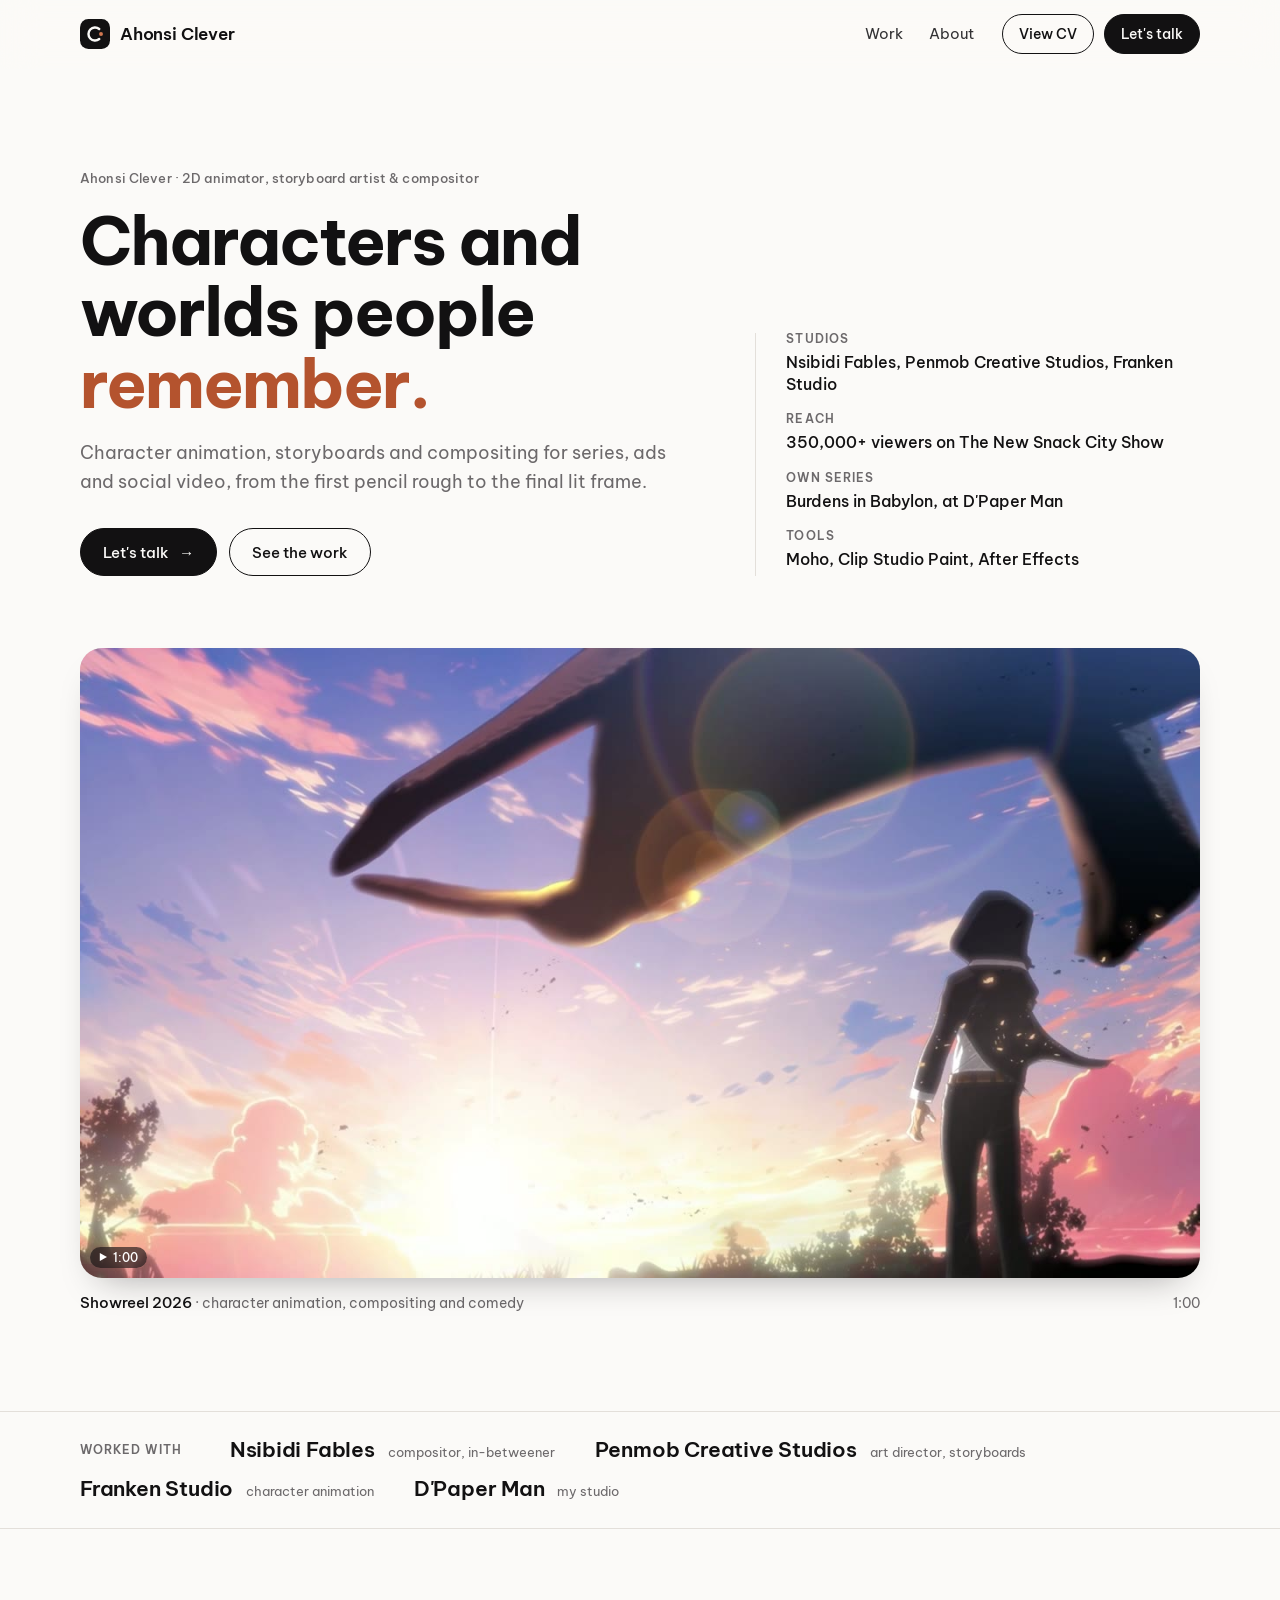
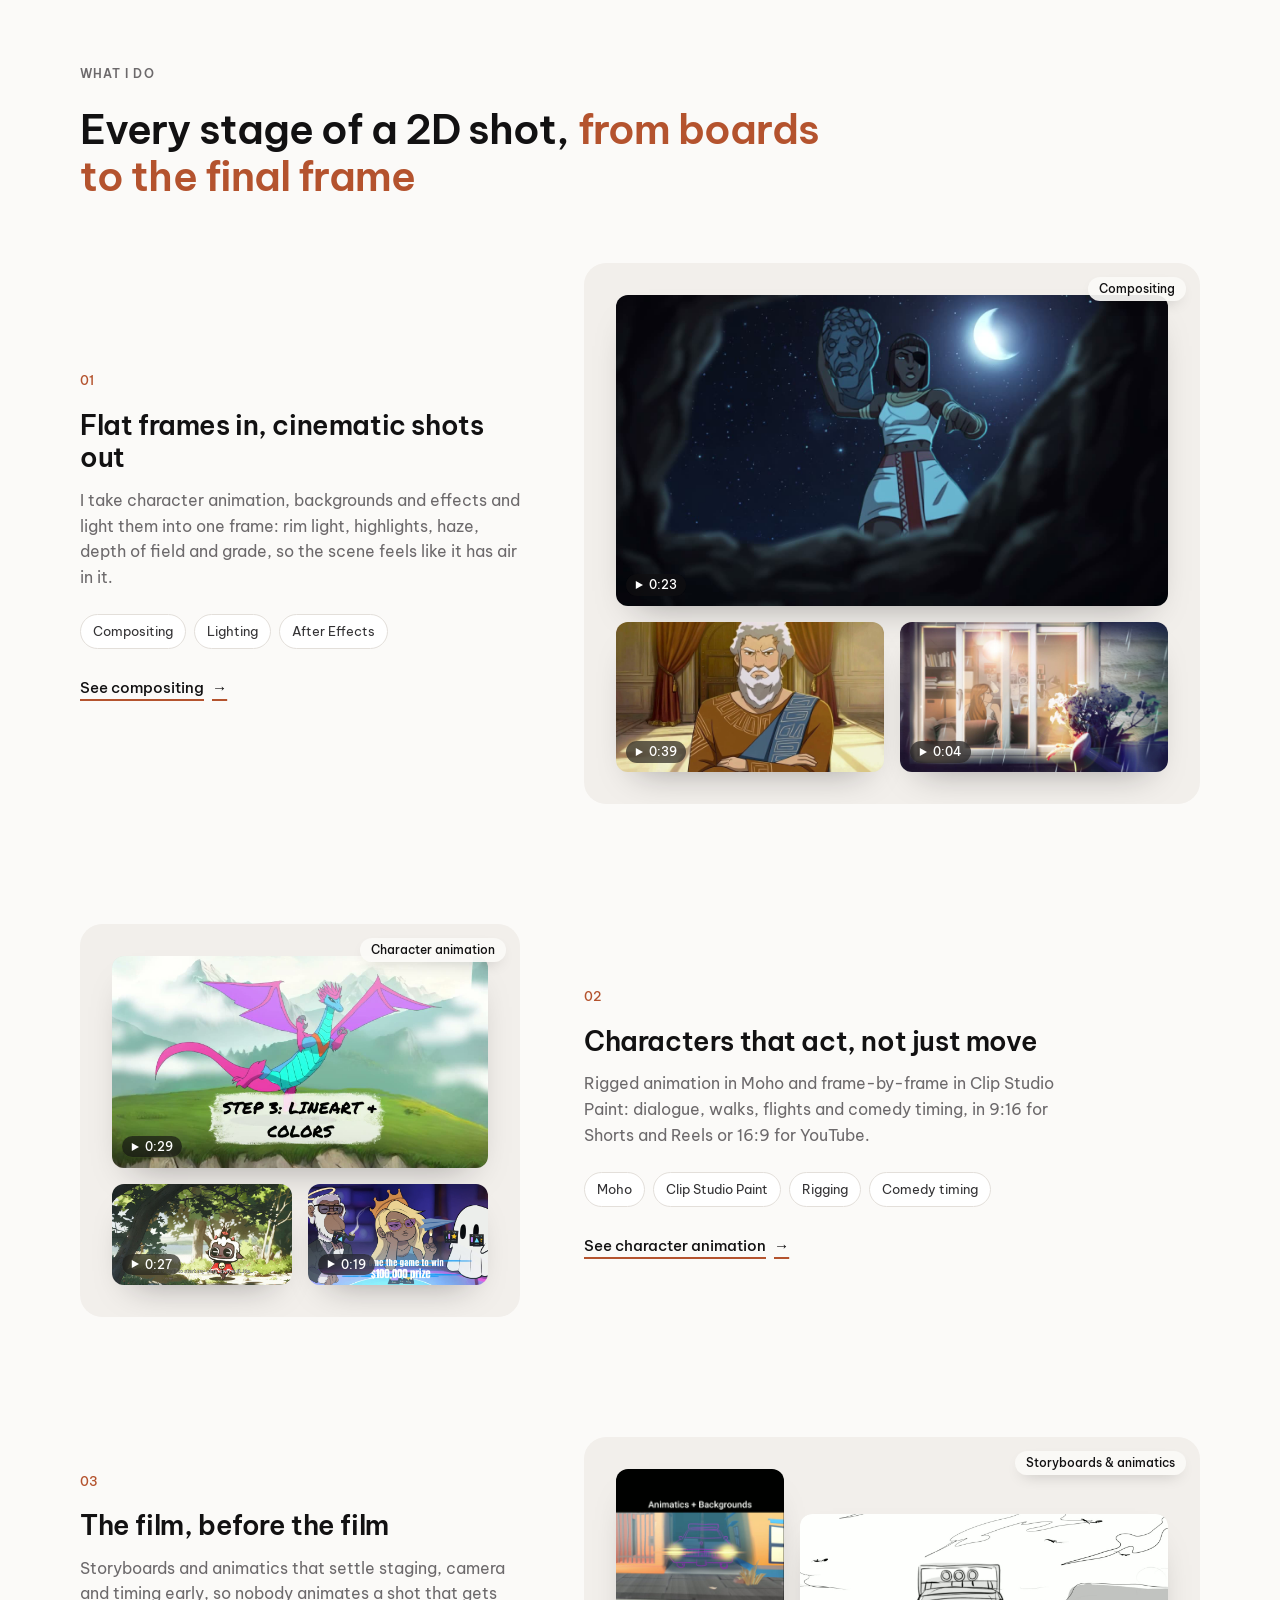
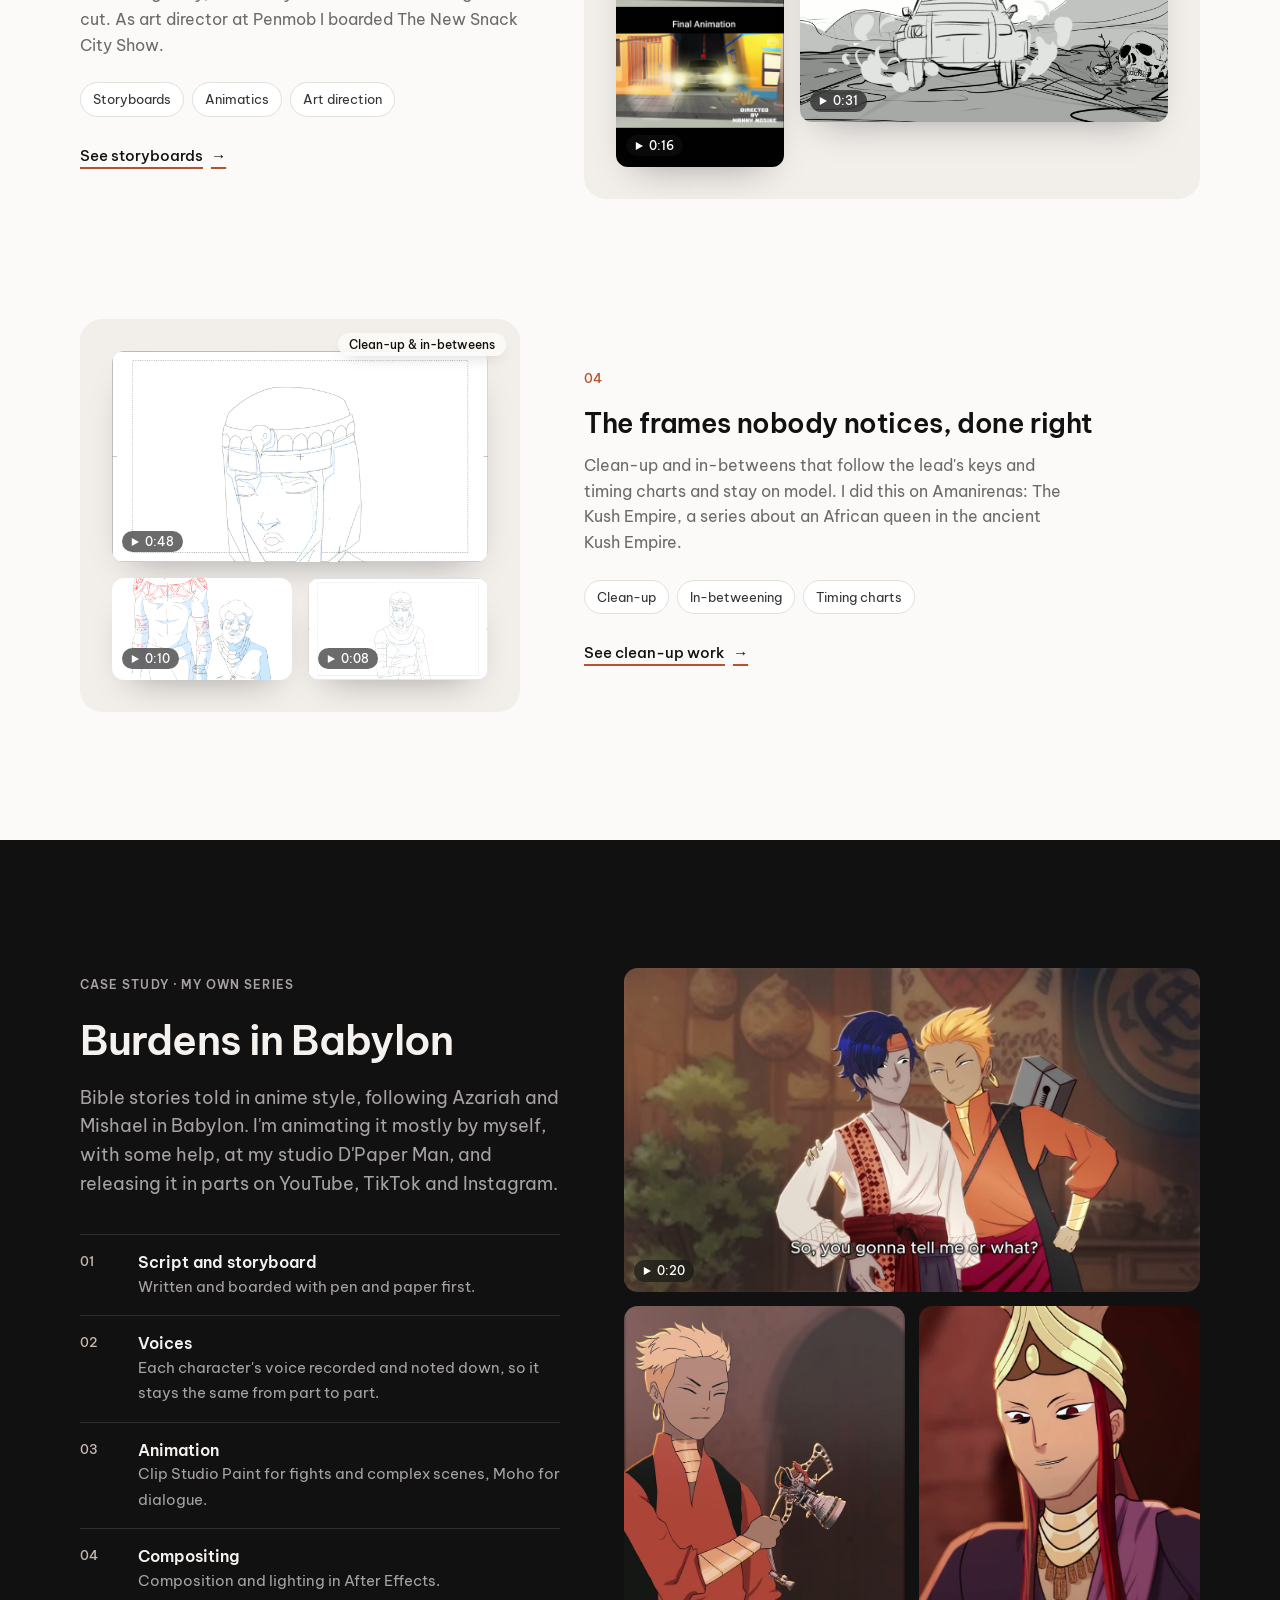
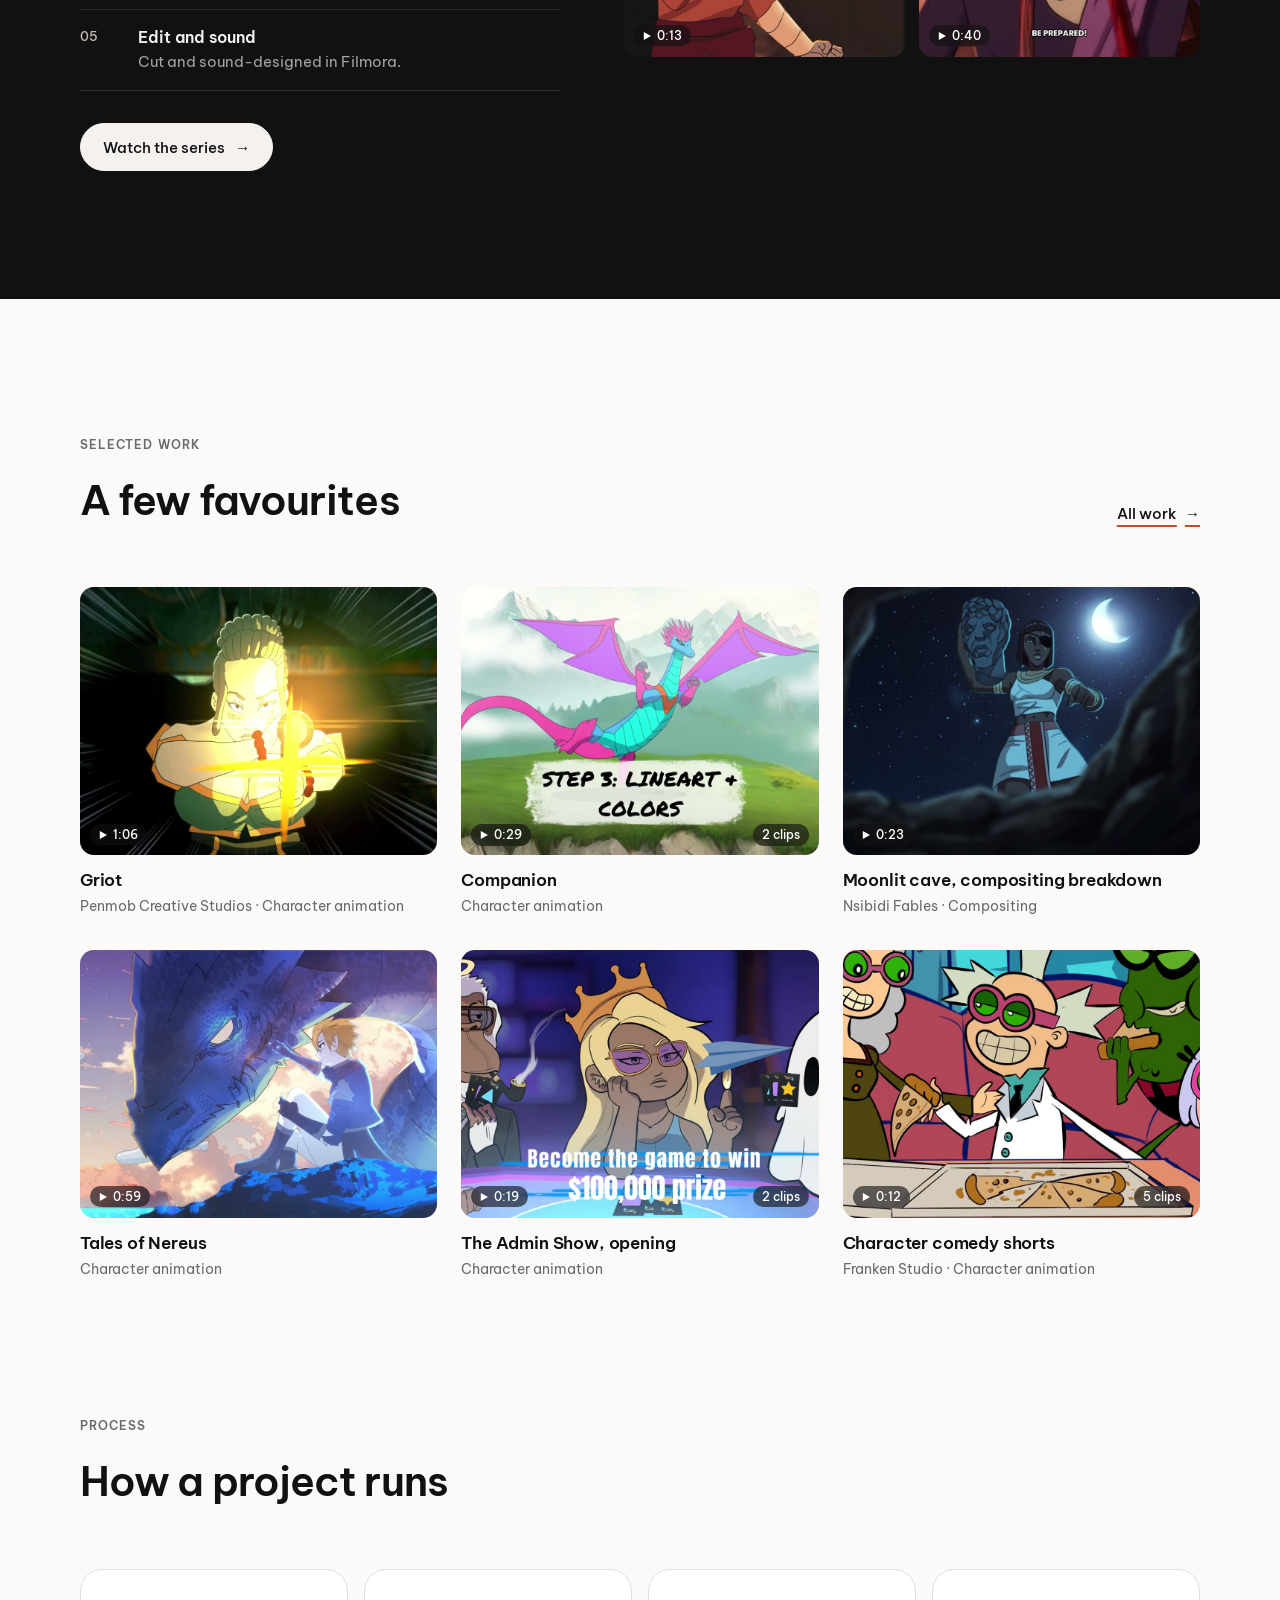
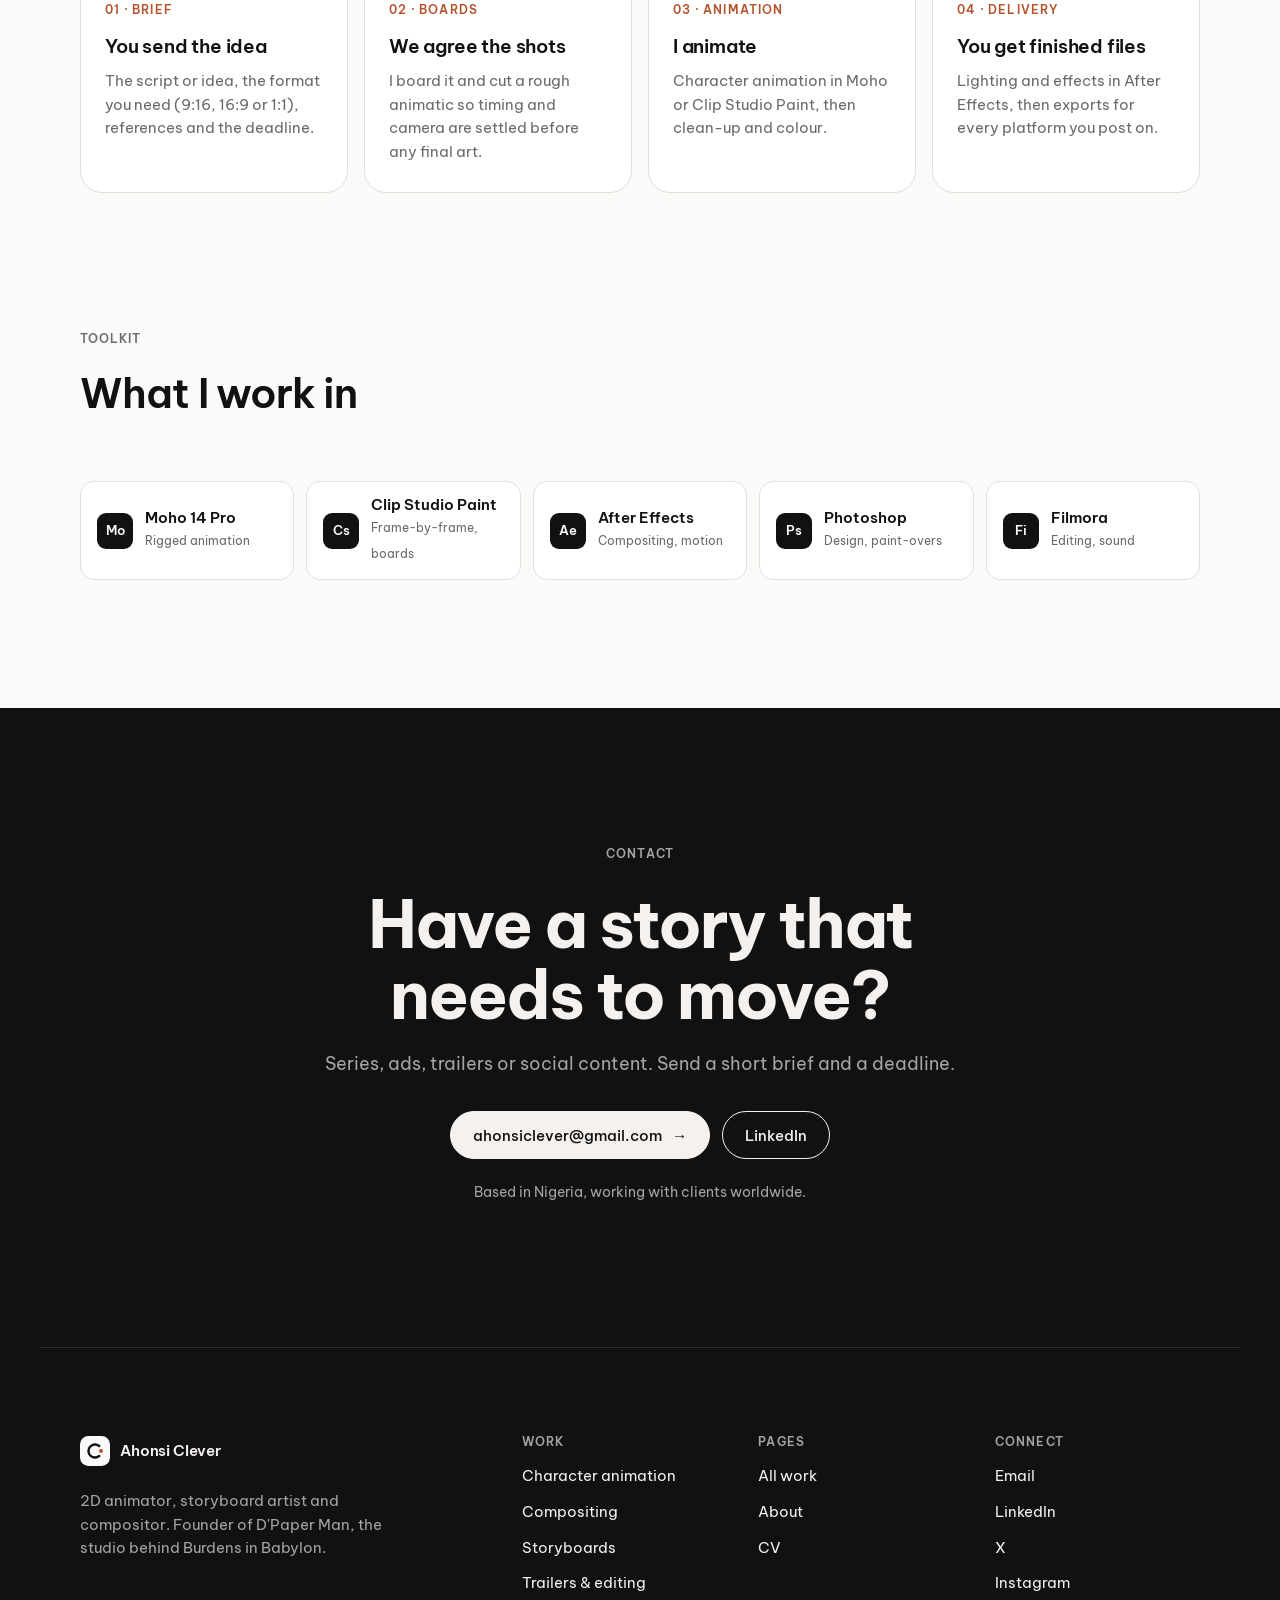
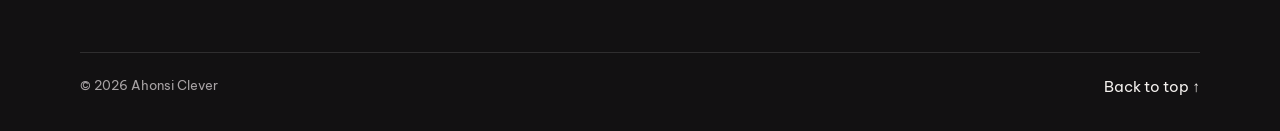
<file: index.html>
<!doctype html>
<html lang="en">
<head>
<meta charset="utf-8">
<meta name="viewport" content="width=device-width, initial-scale=1, viewport-fit=cover">
<title>Ahonsi Clever — 2D Animator, Storyboard Artist &amp; Compositor</title>
<meta name="description" content="Ahonsi Clever is a 2D animator, storyboard artist and compositor. Character animation, storyboards, animatics, clean-up and compositing for series, ads, trailers and social video.">
<meta name="theme-color" content="#fbfaf8">
<meta property="og:type" content="profile">
<meta property="og:title" content="Ahonsi Clever — 2D Animator, Storyboard Artist &amp; Compositor">
<meta property="og:description" content="Character animation, storyboards and compositing for series, ads and social video.">
<meta property="og:image" content="media/comp-torch.jpg">
<link rel="icon" href="assets/mark.svg" type="image/svg+xml">
<link rel="preconnect" href="https://fonts.googleapis.com">
<link rel="preconnect" href="https://fonts.gstatic.com" crossorigin>
<link rel="stylesheet" href="https://fonts.googleapis.com/css2?family=Be+Vietnam+Pro:wght@400;500;600;700&display=swap">
<link rel="stylesheet" href="css/site.css">
</head>
<body>
<header class="top">
  <div class="wrap top-in">
    <a class="logo" href="index.html" aria-label="Ahonsi Clever, home">
      <svg class="logo-mark" viewBox="0 0 32 32" aria-hidden="true"><rect width="32" height="32" rx="9" fill="#121112"/><path d="M20.5 10.6a7 7 0 1 0 0 10.8" fill="none" stroke="#fbfaf8" stroke-width="2.6" stroke-linecap="round"/><circle cx="22.4" cy="16" r="2.1" fill="#d07650"/></svg>
      Ahonsi Clever
    </a>
    <nav class="nav" aria-label="Main">
      <a href="work.html">Work</a>
      <a href="about.html">About</a>
    </nav>
    <div class="top-cta">
      <a class="btn btn-line btn-sm" href="assets/Ahonsi-Clever-CV.pdf" target="_blank" rel="noopener">View CV</a>
      <a class="btn btn-dark btn-sm" href="#contact">Let's talk</a>
    </div>
  </div>
</header>

<main>
  <section class="hero">
    <div class="wrap">
      <div class="hero-grid">
        <div>
          <h1 class="eyebrow">Ahonsi Clever · 2D animator, storyboard artist &amp; compositor</h1>
          <p class="h1">Characters and worlds people <span class="accent">remember.</span></p>
          <p class="lede">Character animation, storyboards and compositing for series, ads and social video, from the first pencil rough to the final lit frame.</p>
          <div class="hero-cta">
            <a class="btn btn-dark" href="#contact">Let's talk <span class="arr" aria-hidden="true">→</span></a>
            <a class="btn btn-line" href="work.html">See the work</a>
          </div>
        </div>
        <aside class="hero-aside" aria-label="At a glance">
          <dl>
            <div><dt>Studios</dt><dd>Nsibidi Fables, Penmob Creative Studios, Franken Studio</dd></div>
            <div><dt>Reach</dt><dd>350,000+ viewers on The New Snack City Show</dd></div>
            <div><dt>Own series</dt><dd>Burdens in Babylon, at D'Paper Man</dd></div>
            <div><dt>Tools</dt><dd>Moho, Clip Studio Paint, After Effects</dd></div>
          </dl>
        </aside>
      </div>

      <figure class="showreel" data-holder>
        <div data-slot="showreel" data-ratio="16 / 9" data-autoplay></div>
        <figcaption><span><b>Showreel 2026</b> · character animation, compositing and comedy</span><span data-dur="showreel"></span></figcaption>
      </figure>
    </div>

    <div class="studios">
      <div class="wrap studios-in">
        <span class="kicker">Worked with</span>
        <span class="name">Nsibidi Fables <small>compositor, in-betweener</small></span>
        <span class="name">Penmob Creative Studios <small>art director, storyboards</small></span>
        <span class="name">Franken Studio <small>character animation</small></span>
        <span class="name">D'Paper Man <small>my studio</small></span>
      </div>
    </div>
  </section>

  <section class="section" aria-labelledby="what-h">
    <div class="wrap">
      <div class="section-head">
        <p class="kicker">What I do</p>
        <h2 id="what-h" class="h2" style="margin-top:14px">Every stage of a 2D shot, <span class="accent">from boards to the final frame</span></h2>
      </div>
      <div class="specs">
        <article class="spec">
          <div class="spec-copy">
            <span class="num">01</span>
            <h3 class="h3">Flat frames in, cinematic shots out</h3>
            <p>I take character animation, backgrounds and effects and light them into one frame: rim light, highlights, haze, depth of field and grade, so the scene feels like it has air in it.</p>
            <ul class="tags"><li>Compositing</li><li>Lighting</li><li>After Effects</li></ul>
            <a class="tlink" href="work.html#compositing">See compositing <span class="arr" aria-hidden="true">→</span></a>
          </div>
          <div class="panel p-stack">
            <span class="stamp">Compositing</span>
            <div data-slot="comp-queen" data-ratio="16 / 9" data-autoplay></div>
            <div data-slot="trailer-ep2" data-ratio="16 / 9"></div>
            <div data-slot="comp-rain" data-ratio="16 / 9"></div>
          </div>
        </article>

        <article class="spec">
          <div class="spec-copy">
            <span class="num">02</span>
            <h3 class="h3">Characters that act, not just move</h3>
            <p>Rigged animation in Moho and frame-by-frame in Clip Studio Paint: dialogue, walks, flights and comedy timing, in 9:16 for Shorts and Reels or 16:9 for YouTube.</p>
            <ul class="tags"><li>Moho</li><li>Clip Studio Paint</li><li>Rigging</li><li>Comedy timing</li></ul>
            <a class="tlink" href="work.html#character">See character animation <span class="arr" aria-hidden="true">→</span></a>
          </div>
          <div class="panel p-stack">
            <span class="stamp">Character animation</span>
            <div data-slot="companion" data-ratio="16 / 9" data-autoplay></div>
            <div data-slot="lamb" data-ratio="16 / 9"></div>
            <div data-slot="admin-show" data-ratio="16 / 9"></div>
          </div>
        </article>

        <article class="spec">
          <div class="spec-copy">
            <span class="num">03</span>
            <h3 class="h3">The film, before the film</h3>
            <p>Storyboards and animatics that settle staging, camera and timing early, so nobody animates a shot that gets cut. As art director at Penmob I boarded The New Snack City Show.</p>
            <ul class="tags"><li>Storyboards</li><li>Animatics</li><li>Art direction</li></ul>
            <a class="tlink" href="work.html#boards">See storyboards <span class="arr" aria-hidden="true">→</span></a>
          </div>
          <div class="panel p-mix">
            <span class="stamp">Storyboards &amp; animatics</span>
            <div data-slot="snack-anim" data-ratio="9 / 16" data-autoplay></div>
            <div data-slot="sb-desert" data-ratio="16 / 9" data-autoplay></div>
          </div>
        </article>

        <article class="spec">
          <div class="spec-copy">
            <span class="num">04</span>
            <h3 class="h3">The frames nobody notices, done right</h3>
            <p>Clean-up and in-betweens that follow the lead's keys and timing charts and stay on model. I did this on Amanirenas: The Kush Empire, a series about an African queen in the ancient Kush Empire.</p>
            <ul class="tags"><li>Clean-up</li><li>In-betweening</li><li>Timing charts</li></ul>
            <a class="tlink" href="work.html#cleanup">See clean-up work <span class="arr" aria-hidden="true">→</span></a>
          </div>
          <div class="panel p-stack">
            <span class="stamp">Clean-up &amp; in-betweens</span>
            <div data-slot="cleanup" data-ratio="16 / 9" data-autoplay></div>
            <div data-slot="inbetween" data-ratio="16 / 9"></div>
            <div data-slot="cleanup" data-clip="cleanup-2" data-ratio="16 / 9"></div>
          </div>
        </article>
      </div>
    </div>
  </section>

  <section class="section band-dark on-dark" id="burdens" aria-labelledby="bib-h">
    <div class="wrap case">
      <div>
        <p class="kicker">Case study · my own series</p>
        <h2 id="bib-h" class="h2" style="margin-top:14px">Burdens in Babylon</h2>
        <p class="lede">Bible stories told in anime style, following Azariah and Mishael in Babylon. I'm animating it mostly by myself, with some help, at my studio D'Paper Man, and releasing it in parts on YouTube, TikTok and Instagram.</p>
        <ol class="pipeline">
          <li><span class="n">01</span><div><b>Script and storyboard</b><span class="d">Written and boarded with pen and paper first.</span></div></li>
          <li><span class="n">02</span><div><b>Voices</b><span class="d">Each character's voice recorded and noted down, so it stays the same from part to part.</span></div></li>
          <li><span class="n">03</span><div><b>Animation</b><span class="d">Clip Studio Paint for fights and complex scenes, Moho for dialogue.</span></div></li>
          <li><span class="n">04</span><div><b>Compositing</b><span class="d">Composition and lighting in After Effects.</span></div></li>
          <li><span class="n">05</span><div><b>Edit and sound</b><span class="d">Cut and sound-designed in Filmora.</span></div></li>
        </ol>
        <div class="case-cta">
          <a class="btn btn-light" href="work.html#series">Watch the series <span class="arr" aria-hidden="true">→</span></a>
        </div>
      </div>
      <div class="case-media">
        <div data-slot="bib-dialogue" data-ratio="16 / 9" data-autoplay></div>
        <div data-slot="bib-shorts" data-clip="bib-radio" data-ratio="4 / 5"></div>
        <div data-slot="bib-teaser" data-ratio="4 / 5"></div>
      </div>
    </div>
  </section>

  <section class="section" aria-labelledby="sel-h">
    <div class="wrap">
      <div class="section-head split">
        <div>
          <p class="kicker">Selected work</p>
          <h2 id="sel-h" class="h2" style="margin-top:14px">A few favourites</h2>
        </div>
        <a class="tlink" href="work.html">All work <span class="arr" aria-hidden="true">→</span></a>
      </div>
      <div class="grid" data-picks="griot, companion, comp-queen, nereus, admin-show, comedy"></div>
    </div>
  </section>

  <section class="section" style="padding-top:0" aria-labelledby="proc-h">
    <div class="wrap">
      <div class="section-head">
        <p class="kicker">Process</p>
        <h2 id="proc-h" class="h2" style="margin-top:14px">How a project runs</h2>
      </div>
      <ol class="steps">
        <li class="step"><span class="kicker">01 · Brief</span><h3>You send the idea</h3><p>The script or idea, the format you need (9:16, 16:9 or 1:1), references and the deadline.</p></li>
        <li class="step"><span class="kicker">02 · Boards</span><h3>We agree the shots</h3><p>I board it and cut a rough animatic so timing and camera are settled before any final art.</p></li>
        <li class="step"><span class="kicker">03 · Animation</span><h3>I animate</h3><p>Character animation in Moho or Clip Studio Paint, then clean-up and colour.</p></li>
        <li class="step"><span class="kicker">04 · Delivery</span><h3>You get finished files</h3><p>Lighting and effects in After Effects, then exports for every platform you post on.</p></li>
      </ol>
    </div>
  </section>

  <section class="section" style="padding-top:0" aria-labelledby="tools-h">
    <div class="wrap">
      <div class="section-head">
        <p class="kicker">Toolkit</p>
        <h2 id="tools-h" class="h2" style="margin-top:14px">What I work in</h2>
      </div>
      <ul class="tools">
        <li class="tool"><span class="ab">Mo</span><div><b>Moho 14 Pro</b><span class="u">Rigged animation</span></div></li>
        <li class="tool"><span class="ab">Cs</span><div><b>Clip Studio Paint</b><span class="u">Frame-by-frame, boards</span></div></li>
        <li class="tool"><span class="ab">Ae</span><div><b>After Effects</b><span class="u">Compositing, motion</span></div></li>
        <li class="tool"><span class="ab">Ps</span><div><b>Photoshop</b><span class="u">Design, paint-overs</span></div></li>
        <li class="tool"><span class="ab">Fi</span><div><b>Filmora</b><span class="u">Editing, sound</span></div></li>
      </ul>
    </div>
  </section>

  <section class="section band-dark on-dark contact" id="contact" aria-labelledby="contact-h">
    <div class="wrap">
      <p class="kicker">Contact</p>
      <h2 id="contact-h" class="h1" style="margin-top:16px">Have a story that needs to move?</h2>
      <p class="lede">Series, ads, trailers or social content. Send a short brief and a deadline.</p>
      <div class="hero-cta">
        <a class="btn btn-light" href="mailto:ahonsiclever@gmail.com">ahonsiclever@gmail.com <span class="arr" aria-hidden="true">→</span></a>
        <a class="btn btn-line" href="https://www.linkedin.com/in/ahonsiclever25" target="_blank" rel="noopener">LinkedIn</a>
      </div>
      <p class="note">Based in Nigeria, working with clients worldwide.</p>
    </div>
  </section>
</main>

<footer class="band-dark on-dark">
  <div class="wrap foot">
    <div class="foot-grid">
      <div>
        <a class="logo" href="index.html"><svg class="logo-mark" viewBox="0 0 32 32" aria-hidden="true"><rect width="32" height="32" rx="9" fill="#fbfaf8"/><path d="M20.5 10.6a7 7 0 1 0 0 10.8" fill="none" stroke="#121112" stroke-width="2.6" stroke-linecap="round"/><circle cx="22.4" cy="16" r="2.1" fill="#b4532e"/></svg>Ahonsi Clever</a>
        <p class="blurb">2D animator, storyboard artist and compositor. Founder of D'Paper Man, the studio behind Burdens in Babylon.</p>
      </div>
      <div><h4>Work</h4><ul>
        <li><a href="work.html#character">Character animation</a></li>
        <li><a href="work.html#compositing">Compositing</a></li>
        <li><a href="work.html#boards">Storyboards</a></li>
        <li><a href="work.html#editing">Trailers &amp; editing</a></li>
      </ul></div>
      <div><h4>Pages</h4><ul>
        <li><a href="work.html">All work</a></li>
        <li><a href="about.html">About</a></li>
        <li><a href="assets/Ahonsi-Clever-CV.pdf" target="_blank" rel="noopener">CV</a></li>
      </ul></div>
      <div><h4>Connect</h4><ul>
        <li><a href="mailto:ahonsiclever@gmail.com">Email</a></li>
        <li><a href="https://www.linkedin.com/in/ahonsiclever25" target="_blank" rel="noopener">LinkedIn</a></li>
        <li><a href="https://x.com/ahonsiclever" target="_blank" rel="noopener">X</a></li>
        <li><a href="https://www.instagram.com/clever_ahonsi" target="_blank" rel="noopener">Instagram</a></li>
      </ul></div>
    </div>
    <div class="foot-base"><span>© <span id="year">2026</span> Ahonsi Clever</span><a href="#top" onclick="scrollTo({top:0});return false">Back to top ↑</a></div>
  </div>
</footer>

<script src="js/media-meta.js"></script>
<script src="js/hidden.js"></script>
<script src="js/works.js"></script>
<script src="js/app.js"></script>
<script src="js/edit.js"></script>
</body>
</html>
</file>
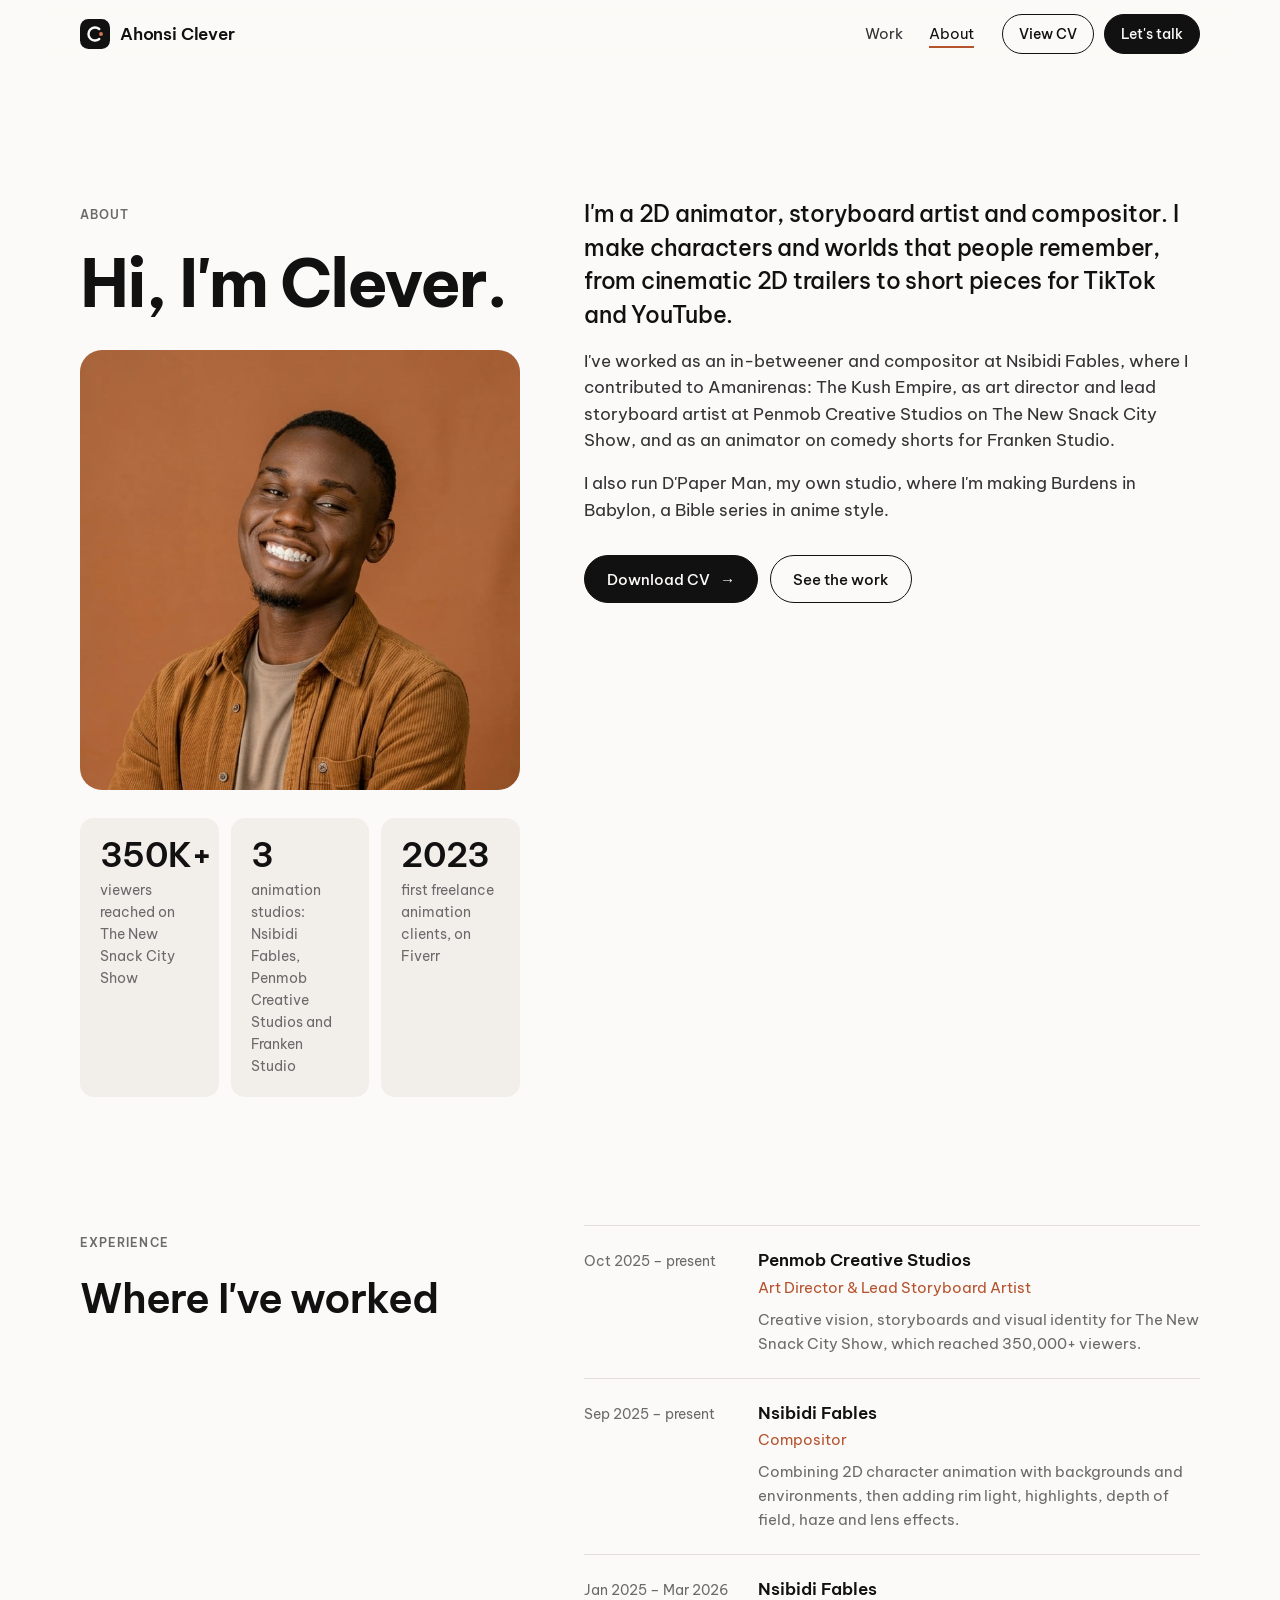
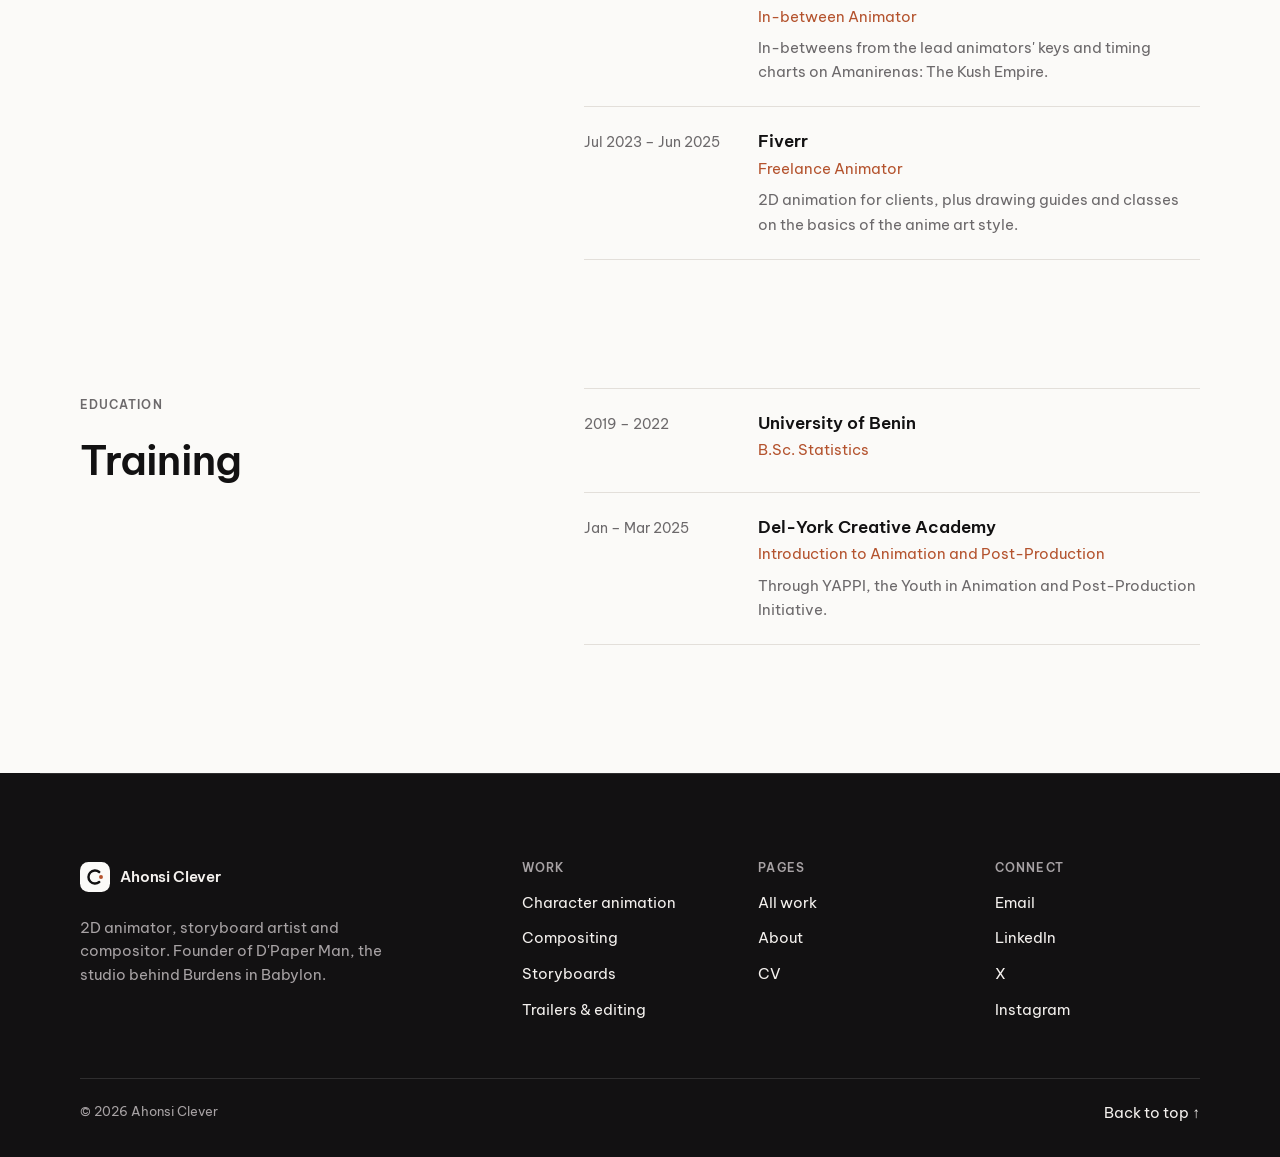
<file: about.html>
<!doctype html>
<html lang="en">
<head>
<meta charset="utf-8">
<meta name="viewport" content="width=device-width, initial-scale=1, viewport-fit=cover">
<title>About — Ahonsi Clever</title>
<meta name="description" content="About Ahonsi Clever: 2D animator, storyboard artist and compositor. Experience, education and toolkit.">
<meta name="theme-color" content="#fbfaf8">
<meta property="og:type" content="profile">
<meta property="og:title" content="Ahonsi Clever — 2D Animator, Storyboard Artist &amp; Compositor">
<meta property="og:description" content="Character animation, storyboards and compositing for series, ads and social video.">
<meta property="og:image" content="media/comp-torch.jpg">
<link rel="icon" href="assets/mark.svg" type="image/svg+xml">
<link rel="preconnect" href="https://fonts.googleapis.com">
<link rel="preconnect" href="https://fonts.gstatic.com" crossorigin>
<link rel="stylesheet" href="https://fonts.googleapis.com/css2?family=Be+Vietnam+Pro:wght@400;500;600;700&display=swap">
<link rel="stylesheet" href="css/site.css">
</head>
<body>
<header class="top">
  <div class="wrap top-in">
    <a class="logo" href="index.html" aria-label="Ahonsi Clever, home">
      <svg class="logo-mark" viewBox="0 0 32 32" aria-hidden="true"><rect width="32" height="32" rx="9" fill="#121112"/><path d="M20.5 10.6a7 7 0 1 0 0 10.8" fill="none" stroke="#fbfaf8" stroke-width="2.6" stroke-linecap="round"/><circle cx="22.4" cy="16" r="2.1" fill="#d07650"/></svg>
      Ahonsi Clever
    </a>
    <nav class="nav" aria-label="Main">
      <a href="work.html">Work</a>
      <a href="about.html" aria-current="page">About</a>
    </nav>
    <div class="top-cta">
      <a class="btn btn-line btn-sm" href="assets/Ahonsi-Clever-CV.pdf" target="_blank" rel="noopener">View CV</a>
      <a class="btn btn-dark btn-sm" href="index.html#contact">Let's talk</a>
    </div>
  </div>
</header>

<main>
  <section class="section">
    <div class="wrap about-grid">
      <div>
        <p class="kicker">About</p>
        <h1 class="h1" style="margin-top:14px">Hi, I'm Clever.</h1>
        <img class="portrait" src="assets/clever-headshot.jpg" width="647" height="647" alt="Ahonsi Clever" decoding="async">
        <dl class="facts" style="margin-top:28px">
          <div><dt>350K+</dt><dd>viewers reached on The New Snack City Show</dd></div>
          <div><dt>3</dt><dd>animation studios: Nsibidi Fables, Penmob Creative Studios and Franken Studio</dd></div>
          <div><dt>2023</dt><dd>first freelance animation clients, on Fiverr</dd></div>
        </dl>
      </div>
      <div class="prose">
        <p>I'm a 2D animator, storyboard artist and compositor. I make characters and worlds that people remember, from cinematic 2D trailers to short pieces for TikTok and YouTube.</p>
        <p>I've worked as an in-betweener and compositor at Nsibidi Fables, where I contributed to Amanirenas: The Kush Empire, as art director and lead storyboard artist at Penmob Creative Studios on The New Snack City Show, and as an animator on comedy shorts for Franken Studio.</p>
        <p>I also run D'Paper Man, my own studio, where I'm making Burdens in Babylon, a Bible series in anime style.</p>
        <div class="hero-cta">
          <a class="btn btn-dark" href="assets/Ahonsi-Clever-CV.pdf" target="_blank" rel="noopener">Download CV <span class="arr" aria-hidden="true">→</span></a>
          <a class="btn btn-line" href="work.html">See the work</a>
        </div>
      </div>
    </div>
  </section>

  <section class="section" style="padding-top:0" aria-labelledby="exp-h">
    <div class="wrap about-grid">
      <div><p class="kicker">Experience</p><h2 id="exp-h" class="h2" style="margin-top:14px">Where I've worked</h2></div>
      <ol class="timeline">
        <li><span class="when">Oct 2025 – present</span><div><b>Penmob Creative Studios</b><span class="role">Art Director &amp; Lead Storyboard Artist</span><p>Creative vision, storyboards and visual identity for The New Snack City Show, which reached 350,000+ viewers.</p></div></li>
        <li><span class="when">Sep 2025 – present</span><div><b>Nsibidi Fables</b><span class="role">Compositor</span><p>Combining 2D character animation with backgrounds and environments, then adding rim light, highlights, depth of field, haze and lens effects.</p></div></li>
        <li><span class="when">Jan 2025 – Mar 2026</span><div><b>Nsibidi Fables</b><span class="role">In-between Animator</span><p>In-betweens from the lead animators' keys and timing charts on Amanirenas: The Kush Empire.</p></div></li>
        <li><span class="when">Jul 2023 – Jun 2025</span><div><b>Fiverr</b><span class="role">Freelance Animator</span><p>2D animation for clients, plus drawing guides and classes on the basics of the anime art style.</p></div></li>
      </ol>
    </div>
  </section>

  <section class="section" style="padding-top:0" aria-labelledby="edu-h">
    <div class="wrap about-grid">
      <div><p class="kicker">Education</p><h2 id="edu-h" class="h2" style="margin-top:14px">Training</h2></div>
      <ol class="timeline">
        <li><span class="when">2019 – 2022</span><div><b>University of Benin</b><span class="role">B.Sc. Statistics</span></div></li>
        <li><span class="when">Jan – Mar 2025</span><div><b>Del-York Creative Academy</b><span class="role">Introduction to Animation and Post-Production</span><p>Through YAPPI, the Youth in Animation and Post-Production Initiative.</p></div></li>
      </ol>
    </div>
  </section>
</main>


<footer class="band-dark on-dark">
  <div class="wrap foot">
    <div class="foot-grid">
      <div>
        <a class="logo" href="index.html"><svg class="logo-mark" viewBox="0 0 32 32" aria-hidden="true"><rect width="32" height="32" rx="9" fill="#fbfaf8"/><path d="M20.5 10.6a7 7 0 1 0 0 10.8" fill="none" stroke="#121112" stroke-width="2.6" stroke-linecap="round"/><circle cx="22.4" cy="16" r="2.1" fill="#b4532e"/></svg>Ahonsi Clever</a>
        <p class="blurb">2D animator, storyboard artist and compositor. Founder of D'Paper Man, the studio behind Burdens in Babylon.</p>
      </div>
      <div><h4>Work</h4><ul>
        <li><a href="work.html#character">Character animation</a></li>
        <li><a href="work.html#compositing">Compositing</a></li>
        <li><a href="work.html#boards">Storyboards</a></li>
        <li><a href="work.html#editing">Trailers &amp; editing</a></li>
      </ul></div>
      <div><h4>Pages</h4><ul>
        <li><a href="work.html">All work</a></li>
        <li><a href="about.html">About</a></li>
        <li><a href="assets/Ahonsi-Clever-CV.pdf" target="_blank" rel="noopener">CV</a></li>
      </ul></div>
      <div><h4>Connect</h4><ul>
        <li><a href="mailto:ahonsiclever@gmail.com">Email</a></li>
        <li><a href="https://www.linkedin.com/in/ahonsiclever25" target="_blank" rel="noopener">LinkedIn</a></li>
        <li><a href="https://x.com/ahonsiclever" target="_blank" rel="noopener">X</a></li>
        <li><a href="https://www.instagram.com/clever_ahonsi" target="_blank" rel="noopener">Instagram</a></li>
      </ul></div>
    </div>
    <div class="foot-base"><span>© <span id="year">2026</span> Ahonsi Clever</span><a href="#top" onclick="scrollTo({top:0});return false">Back to top ↑</a></div>
  </div>
</footer>

<script src="js/media-meta.js"></script>
<script src="js/hidden.js"></script>
<script src="js/works.js"></script>
<script src="js/app.js"></script>
<script src="js/edit.js"></script>
</body>
</html>
</file>
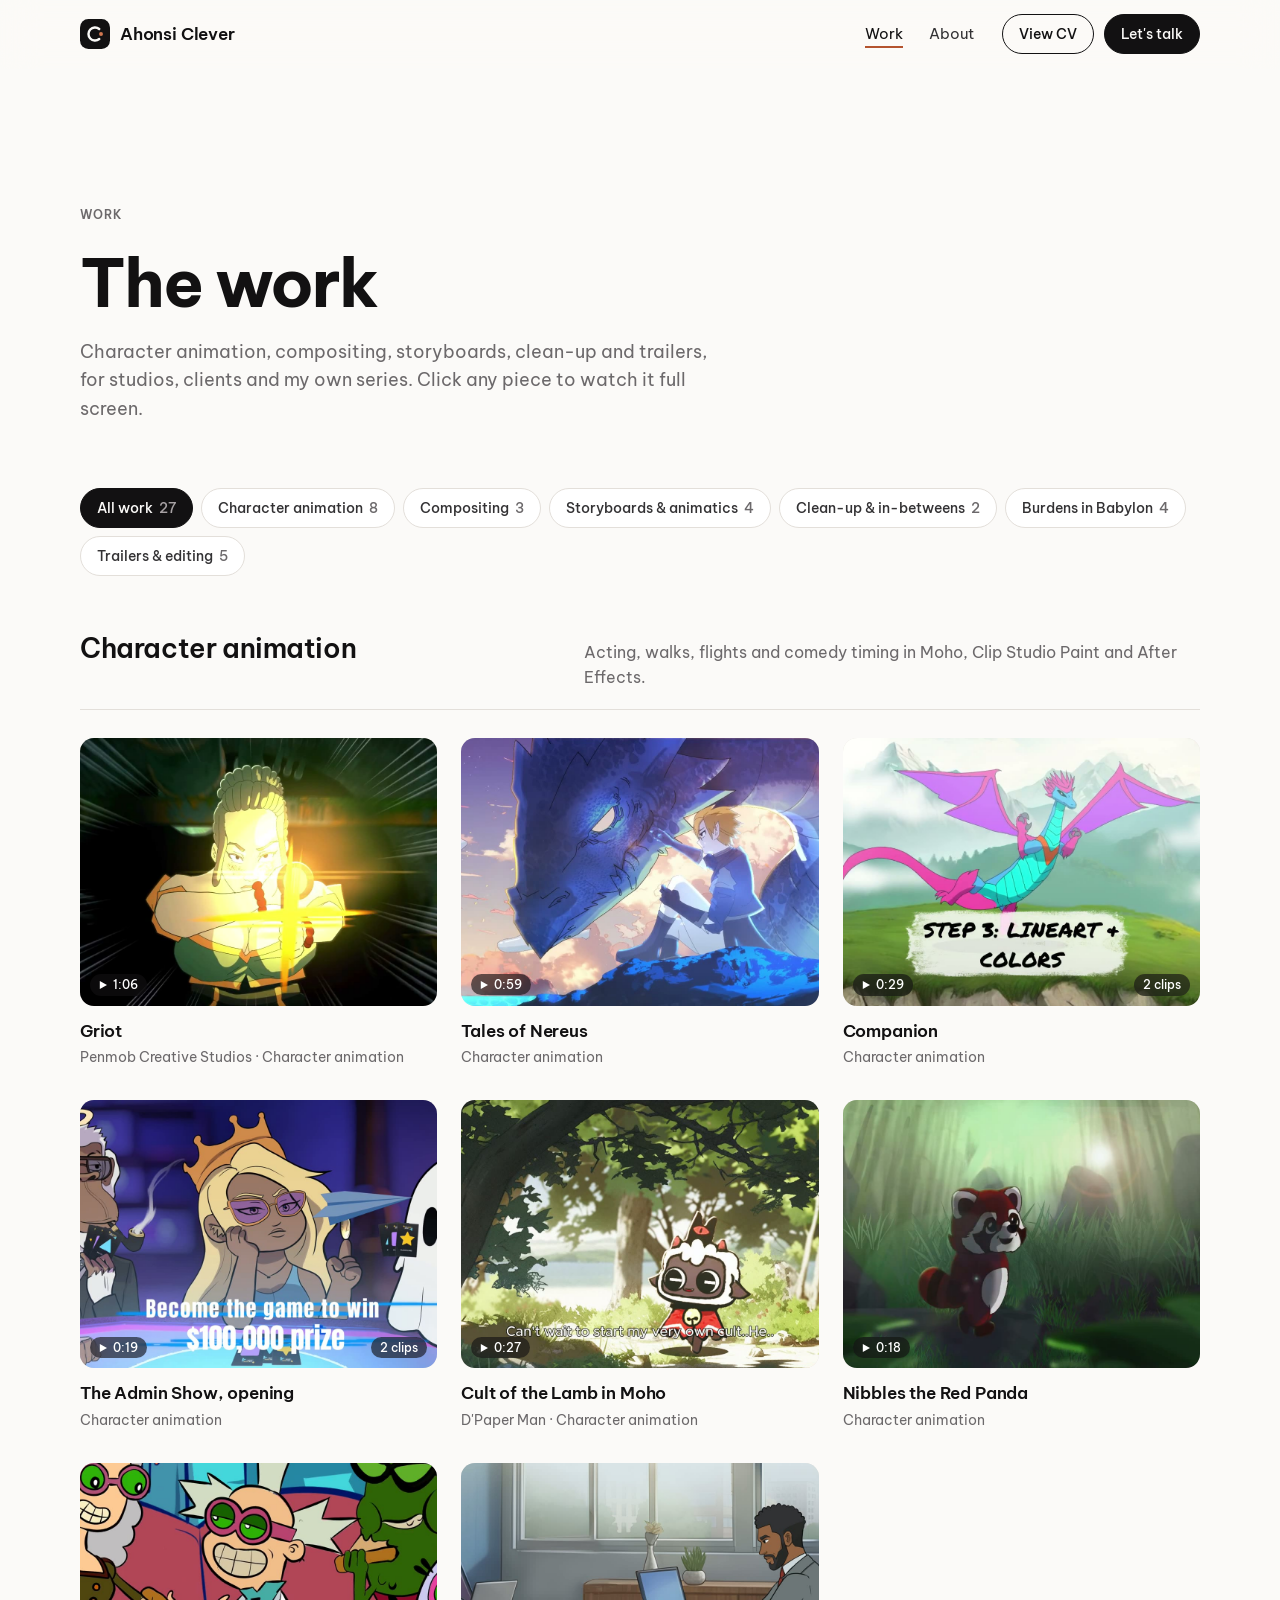
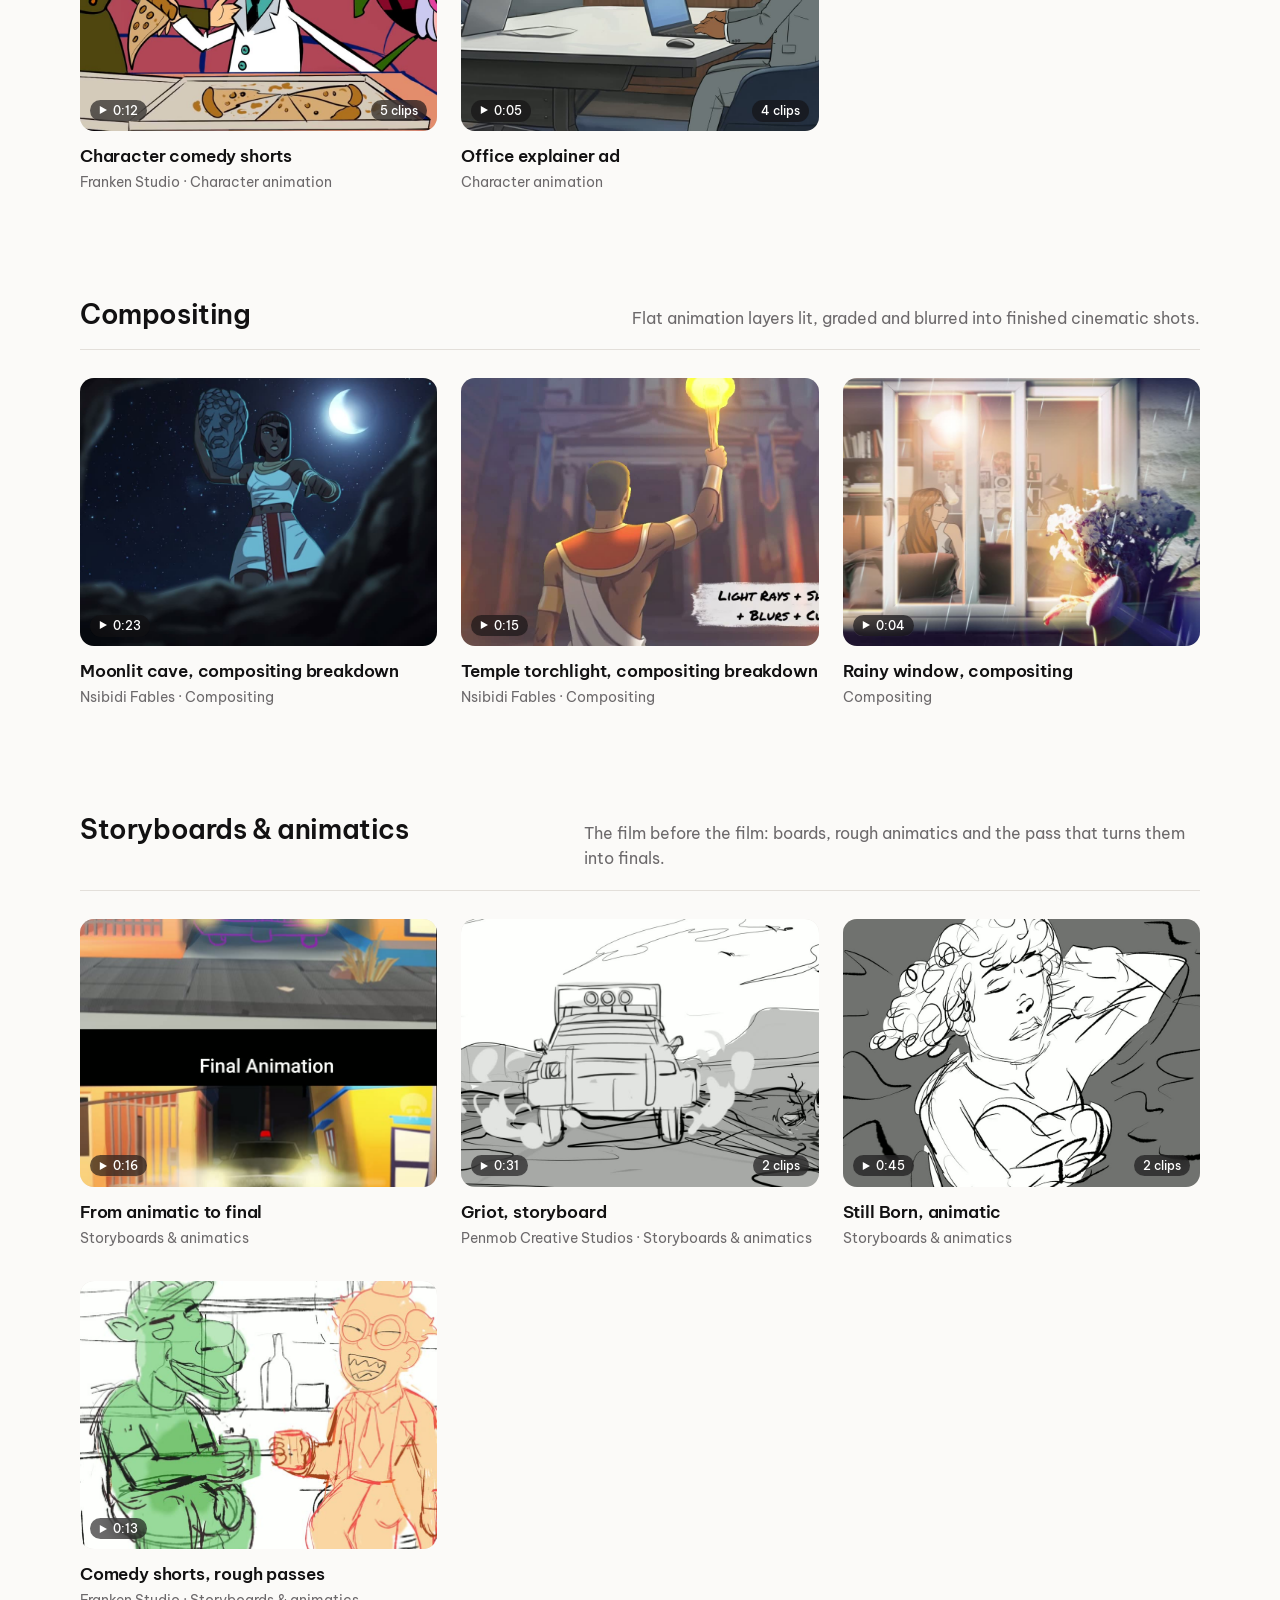
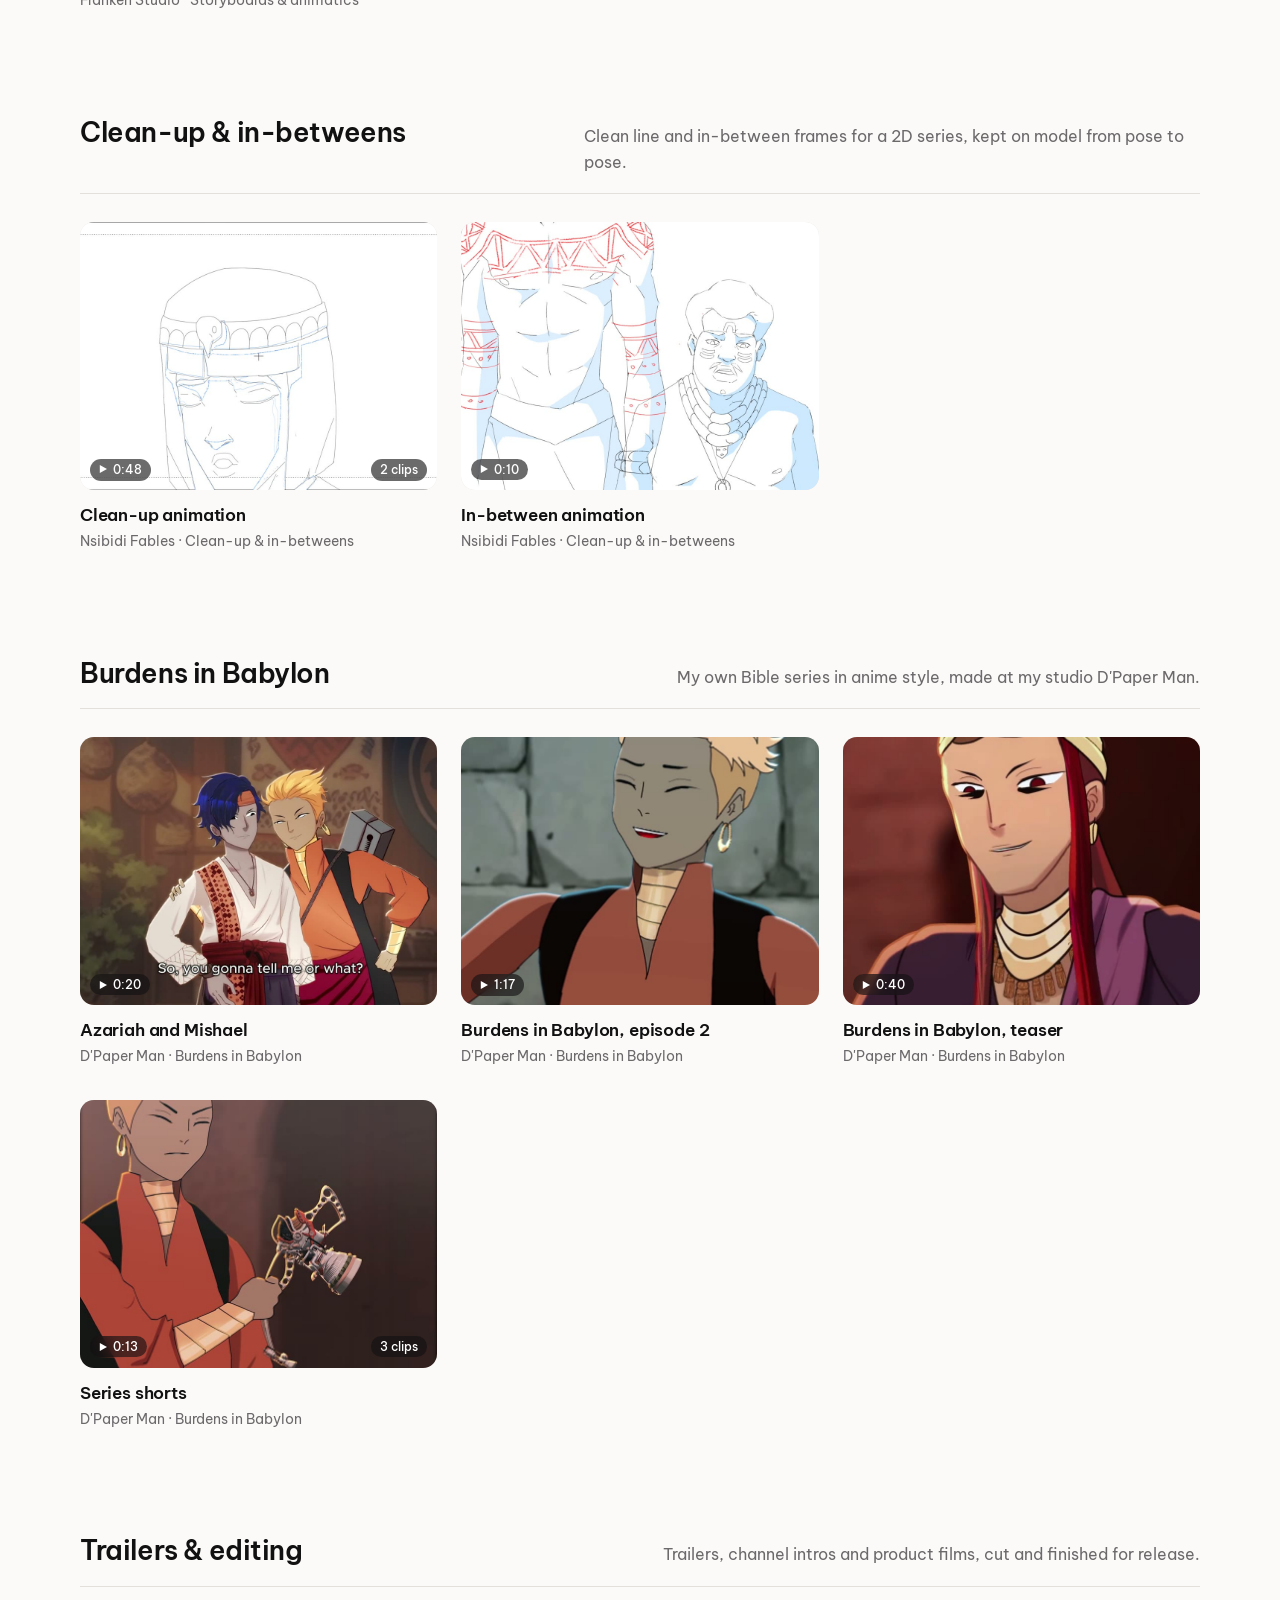
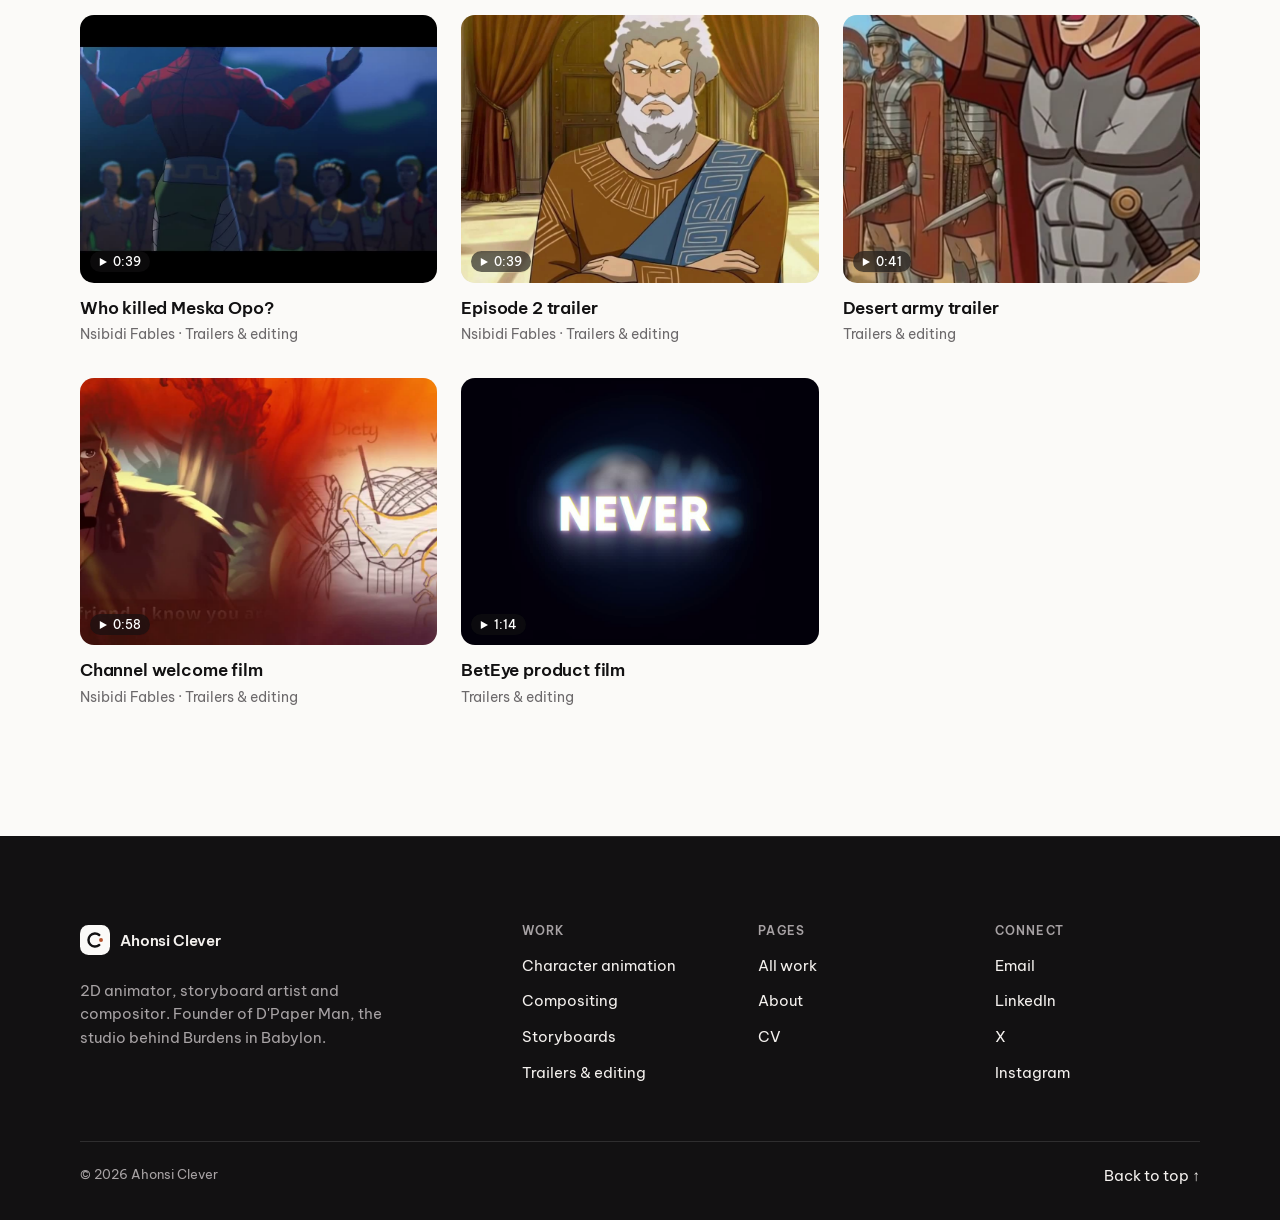
<file: work.html>
<!doctype html>
<html lang="en">
<head>
<meta charset="utf-8">
<meta name="viewport" content="width=device-width, initial-scale=1, viewport-fit=cover">
<title>Work — Ahonsi Clever</title>
<meta name="description" content="Character animation, compositing, storyboards, clean-up and trailers by Ahonsi Clever.">
<meta name="theme-color" content="#fbfaf8">
<meta property="og:type" content="profile">
<meta property="og:title" content="Ahonsi Clever — 2D Animator, Storyboard Artist &amp; Compositor">
<meta property="og:description" content="Character animation, storyboards and compositing for series, ads and social video.">
<meta property="og:image" content="media/comp-torch.jpg">
<link rel="icon" href="assets/mark.svg" type="image/svg+xml">
<link rel="preconnect" href="https://fonts.googleapis.com">
<link rel="preconnect" href="https://fonts.gstatic.com" crossorigin>
<link rel="stylesheet" href="https://fonts.googleapis.com/css2?family=Be+Vietnam+Pro:wght@400;500;600;700&display=swap">
<link rel="stylesheet" href="css/site.css">
</head>
<body>
<header class="top">
  <div class="wrap top-in">
    <a class="logo" href="index.html" aria-label="Ahonsi Clever, home">
      <svg class="logo-mark" viewBox="0 0 32 32" aria-hidden="true"><rect width="32" height="32" rx="9" fill="#121112"/><path d="M20.5 10.6a7 7 0 1 0 0 10.8" fill="none" stroke="#fbfaf8" stroke-width="2.6" stroke-linecap="round"/><circle cx="22.4" cy="16" r="2.1" fill="#d07650"/></svg>
      Ahonsi Clever
    </a>
    <nav class="nav" aria-label="Main">
      <a href="work.html" aria-current="page">Work</a>
      <a href="about.html">About</a>
    </nav>
    <div class="top-cta">
      <a class="btn btn-line btn-sm" href="assets/Ahonsi-Clever-CV.pdf" target="_blank" rel="noopener">View CV</a>
      <a class="btn btn-dark btn-sm" href="index.html#contact">Let's talk</a>
    </div>
  </div>
</header>

<main>
  <section class="section" style="padding-bottom:0">
    <div class="wrap">
      <div class="section-head">
        <p class="kicker">Work</p>
        <h1 class="h1" style="margin-top:14px">The work</h1>
        <p class="lede">Character animation, compositing, storyboards, clean-up and trailers, for studios, clients and my own series. Click any piece to watch it full screen.</p>
      </div>
      <ul class="chips" id="chips" aria-label="Filter by discipline"></ul>
    </div>
  </section>
  <section class="section" style="padding-top:0">
    <div class="wrap" id="work-root"></div>
  </section>
</main>


<footer class="band-dark on-dark">
  <div class="wrap foot">
    <div class="foot-grid">
      <div>
        <a class="logo" href="index.html"><svg class="logo-mark" viewBox="0 0 32 32" aria-hidden="true"><rect width="32" height="32" rx="9" fill="#fbfaf8"/><path d="M20.5 10.6a7 7 0 1 0 0 10.8" fill="none" stroke="#121112" stroke-width="2.6" stroke-linecap="round"/><circle cx="22.4" cy="16" r="2.1" fill="#b4532e"/></svg>Ahonsi Clever</a>
        <p class="blurb">2D animator, storyboard artist and compositor. Founder of D'Paper Man, the studio behind Burdens in Babylon.</p>
      </div>
      <div><h4>Work</h4><ul>
        <li><a href="work.html#character">Character animation</a></li>
        <li><a href="work.html#compositing">Compositing</a></li>
        <li><a href="work.html#boards">Storyboards</a></li>
        <li><a href="work.html#editing">Trailers &amp; editing</a></li>
      </ul></div>
      <div><h4>Pages</h4><ul>
        <li><a href="work.html">All work</a></li>
        <li><a href="about.html">About</a></li>
        <li><a href="assets/Ahonsi-Clever-CV.pdf" target="_blank" rel="noopener">CV</a></li>
      </ul></div>
      <div><h4>Connect</h4><ul>
        <li><a href="mailto:ahonsiclever@gmail.com">Email</a></li>
        <li><a href="https://www.linkedin.com/in/ahonsiclever25" target="_blank" rel="noopener">LinkedIn</a></li>
        <li><a href="https://x.com/ahonsiclever" target="_blank" rel="noopener">X</a></li>
        <li><a href="https://www.instagram.com/clever_ahonsi" target="_blank" rel="noopener">Instagram</a></li>
      </ul></div>
    </div>
    <div class="foot-base"><span>© <span id="year">2026</span> Ahonsi Clever</span><a href="#top" onclick="scrollTo({top:0});return false">Back to top ↑</a></div>
  </div>
</footer>

<script src="js/media-meta.js"></script>
<script src="js/hidden.js"></script>
<script src="js/works.js"></script>
<script src="js/app.js"></script>
<script src="js/edit.js"></script>
</body>
</html>
</file>
<file: css/site.css>
/* Ahonsi Clever — portfolio
   Type: Be Vietnam Pro throughout (headings 600-700, text 400-500).
   Motion rule: nothing pulses, glows or loops on its own except the work itself. */

:root {
  --paper: #fbfaf8;
  --ink: #121112;
  --text: #333234;
  --muted: #6c696b;
  --panel: #f2efeb;
  --line: #e3dfda;
  --accent: #b4532e;
  --accent-soft: #f3e3d9;
  --dark: #121112;
  --dark-2: #1c1b1c;
  --on-dark: #f4f1ee;
  --on-dark-muted: #a7a2a4;
  --dark-line: rgba(255, 255, 255, .12);

  --display: "Be Vietnam Pro", "Helvetica Neue", Arial, sans-serif;
  --body: "Be Vietnam Pro", "Helvetica Neue", Arial, sans-serif;

  --max: 1200px;
  --gutter: clamp(16px, 4vw, 40px);
  --r-lg: 22px;
  --r-md: 14px;
  --r-sm: 8px;
  --ease-out: cubic-bezier(.22, 1, .36, 1);
  --shadow-tile: 0 18px 36px -20px rgba(18, 17, 18, .38);
  color-scheme: light;
}

*, *::before, *::after { box-sizing: border-box; }
html { -webkit-text-size-adjust: 100%; scroll-padding-top: 88px; }
@media (prefers-reduced-motion: no-preference) { html { scroll-behavior: smooth; } }
body {
  margin: 0;
  background: var(--paper);
  color: var(--text);
  font: 400 1rem/1.6 var(--body);
  -webkit-font-smoothing: antialiased;
  -webkit-tap-highlight-color: transparent;
  overflow-x: hidden;
}
img, video { display: block; max-width: 100%; }
a { color: inherit; }
button { font: inherit; color: inherit; }
:focus-visible { outline: 2px solid var(--accent); outline-offset: 3px; border-radius: 4px; }

.wrap { width: 100%; max-width: var(--max); margin-inline: auto; padding-inline: var(--gutter); }
.sr { position: absolute; width: 1px; height: 1px; overflow: hidden; clip: rect(0 0 0 0); white-space: nowrap; }

/* ---------- Type ---------- */
h1, h2, h3, h4, .h1, .h2, .h3 {
  font-family: var(--display);
  font-optical-sizing: auto;
  color: var(--ink);
  font-weight: 600;
  margin: 0;
}
.h1 { font-size: clamp(2.3rem, 5.4vw, 4.2rem); line-height: 1.06; letter-spacing: -.03em; font-weight: 700; }
.h2 { font-size: clamp(1.75rem, 3.5vw, 2.55rem); line-height: 1.14; letter-spacing: -.022em; }
.h3 { font-size: clamp(1.35rem, 2.3vw, 1.7rem); line-height: 1.2; letter-spacing: -.015em; }
.eyebrow {
  font: 500 .82rem/1.2 var(--display);
  letter-spacing: .01em;
  color: var(--muted);
  margin: 0 0 18px;
}
.lede { font-size: clamp(1.02rem, 1.4vw, 1.14rem); color: var(--muted); max-width: 54ch; margin: 20px 0 0; }
.accent { color: var(--accent); }
.kicker {
  display: inline-block;
  font: 600 .74rem/1 var(--display);
  text-transform: uppercase;
  letter-spacing: .09em;
  color: var(--muted);
}

/* ---------- Buttons ---------- */
.btn {
  display: inline-flex; align-items: center; gap: 10px;
  min-height: 48px; padding: 0 22px;
  border: 1px solid var(--ink); border-radius: 999px;
  font: 500 .95rem/1 var(--display);
  text-decoration: none; cursor: pointer;
  transition: background-color .2s var(--ease-out), color .2s var(--ease-out), transform .12s var(--ease-out);
  -webkit-user-select: none; user-select: none;
}
.btn:active { transform: scale(.97); }
.btn-dark { background: var(--ink); color: var(--paper); }
.btn-line { background: transparent; color: var(--ink); }
.btn-sm { min-height: 40px; padding: 0 16px; font-size: .88rem; }
.btn .arr { transition: transform .2s var(--ease-out); }
.on-dark .btn-line { border-color: var(--on-dark); color: var(--on-dark); }
.on-dark .btn-light { background: var(--on-dark); color: var(--ink); border-color: var(--on-dark); }
@media (hover: hover) and (pointer: fine) {
  .btn-dark:hover { background: #2c2a2c; }
  .btn-line:hover { background: var(--ink); color: var(--paper); }
  .on-dark .btn-line:hover { background: var(--on-dark); color: var(--ink); }
  .on-dark .btn-light:hover { background: #fff; }
  .btn:hover .arr { transform: translateX(3px); }
}

.tlink {
  display: inline-flex; gap: 8px; align-items: center;
  font: 500 .95rem/1.2 var(--display); color: var(--ink);
  text-decoration: underline; text-decoration-color: var(--accent);
  text-decoration-thickness: 2px; text-underline-offset: 6px;
}
.tlink .arr { transition: transform .2s var(--ease-out); }
@media (hover: hover) and (pointer: fine) { .tlink:hover .arr { transform: translateX(3px); } }

/* ---------- Header (translucent material) ---------- */
.top {
  position: sticky; top: 0; z-index: 40;
  background: rgba(251, 250, 248, .78);
  -webkit-backdrop-filter: blur(18px) saturate(170%);
  backdrop-filter: blur(18px) saturate(170%);
  border-bottom: 1px solid transparent;
  transition: border-color .25s var(--ease-out);
  padding-top: env(safe-area-inset-top, 0px);
}
.top.scrolled { border-bottom-color: var(--line); }
.top-in { display: flex; align-items: center; gap: 28px; min-height: 68px; }
.logo { display: inline-flex; align-items: center; gap: 10px; text-decoration: none; color: var(--ink); font: 600 1.05rem/1 var(--display); letter-spacing: -.01em; }
.logo-mark { width: 30px; height: 30px; flex: none; }
.nav { display: flex; gap: 26px; margin-left: auto; font-size: .94rem; }
.nav a { text-decoration: none; color: var(--text); padding-block: 8px; }
.nav a[aria-current="page"] { color: var(--ink); text-decoration: underline; text-decoration-color: var(--accent); text-decoration-thickness: 2px; text-underline-offset: 7px; }
@media (hover: hover) and (pointer: fine) { .nav a:hover { color: var(--ink); } }
.top-cta { display: flex; gap: 10px; }
@media (max-width: 760px) {
  .top-in { flex-wrap: wrap; gap: 0 16px; min-height: 0; padding-block: 12px 0; }
  .top-cta { margin-left: auto; }
  .top-cta .btn-line { display: none; }
  .nav { order: 3; width: 100%; margin: 6px 0 0; gap: 22px; overflow-x: auto; scrollbar-width: none; }
  .nav::-webkit-scrollbar { display: none; }
}
@media (prefers-reduced-transparency: reduce) { .top { background: var(--paper); backdrop-filter: none; -webkit-backdrop-filter: none; } }

/* ---------- Hero ---------- */
.hero { padding-block: clamp(48px, 8vw, 104px) 0; }
.hero-grid { display: grid; grid-template-columns: minmax(0, 7fr) minmax(0, 5fr); gap: clamp(24px, 4vw, 64px); align-items: end; }
.hero-cta { display: flex; flex-wrap: wrap; gap: 12px; margin-top: 32px; }
.hero-aside { border-left: 1px solid var(--line); padding-left: clamp(18px, 2.4vw, 32px); padding-bottom: 6px; }
.hero-aside dl { margin: 0; display: grid; gap: 18px; }
.hero-aside dt { font: 600 .74rem/1 var(--display); text-transform: uppercase; letter-spacing: .09em; color: var(--muted); margin-bottom: 6px; }
.hero-aside dd { margin: 0; color: var(--ink); font: 500 1rem/1.4 var(--display); }
@media (max-width: 860px) {
  .hero-grid { grid-template-columns: 1fr; }
  .hero-aside { border-left: 0; border-top: 1px solid var(--line); padding: 22px 0 0; }
  .hero-aside dl { grid-template-columns: 1fr 1fr; }
}

/* Hero showreel: one wide frame of the best work, muted until opened */
.showreel { margin: clamp(40px, 6vw, 72px) 0 0; }
.showreel .tile { border-radius: var(--r-lg); box-shadow: var(--shadow-tile); }
.showreel figcaption { display: flex; justify-content: space-between; gap: 12px; margin-top: 14px; font-size: .88rem; color: var(--muted); }
.showreel figcaption b { font: 500 .94rem/1.3 var(--display); color: var(--ink); }
.showreel figcaption span:last-child { white-space: nowrap; font-variant-numeric: tabular-nums; }

/* ---------- Studios line ---------- */
.studios { margin-top: clamp(56px, 8vw, 96px); border-block: 1px solid var(--line); }
.studios-in { display: flex; flex-wrap: wrap; align-items: center; gap: 14px 40px; padding-block: 26px; }
.studios-in .kicker { margin-right: 8px; }
.studios-in span.name { font: 600 clamp(1.05rem, 1.8vw, 1.3rem)/1.2 var(--display); color: var(--ink); letter-spacing: -.01em; }
.studios-in span.name small { font: 400 .82rem/1 var(--body); color: var(--muted); margin-left: 8px; letter-spacing: 0; }

/* ---------- Sections ---------- */
.section { padding-block: clamp(72px, 10vw, 128px); }
.section-head { max-width: 760px; margin-bottom: clamp(40px, 6vw, 64px); }
.section-head.center { margin-inline: auto; text-align: center; }
.section-head.center .lede { margin-inline: auto; }
.section-head.split { max-width: none; display: flex; flex-wrap: wrap; justify-content: space-between; align-items: end; gap: 20px; }

/* Specialties */
.specs { display: grid; gap: clamp(72px, 10vw, 120px); }
.spec { display: grid; grid-template-columns: minmax(0, 5fr) minmax(0, 7fr); gap: clamp(28px, 5vw, 72px); align-items: center; }
.spec:nth-child(even) .spec-copy { order: 2; }
.spec .num { font: 500 .82rem/1 var(--display); color: var(--accent); font-variant-numeric: tabular-nums; }
.spec h3 { margin-top: 16px; }
.spec p { margin: 14px 0 24px; color: var(--muted); max-width: 44ch; }
.spec ul.tags { display: flex; flex-wrap: wrap; gap: 8px; list-style: none; padding: 0; margin: 0 0 26px; }
.tags li { padding: 6px 12px; border: 1px solid var(--line); border-radius: 999px; font-size: .8rem; color: var(--text); background: #fff; }
@media (max-width: 860px) {
  .spec { grid-template-columns: 1fr; }
  .spec:nth-child(even) .spec-copy { order: 0; }
}

.panel { position: relative; background: var(--panel); border-radius: var(--r-lg); padding: clamp(16px, 2.6vw, 32px); display: grid; gap: clamp(10px, 1.4vw, 16px); overflow: hidden; }
.panel .tile { border-radius: 12px; box-shadow: var(--shadow-tile); }
.panel.p-stack { grid-template-columns: 1fr 1fr; }
.panel.p-stack > .tile:first-of-type { grid-column: 1 / -1; }
.panel.p-mix { grid-template-columns: minmax(0, 1fr) minmax(0, 2.2fr); align-items: center; }
.panel .stamp {
  position: absolute; top: 14px; right: 14px; z-index: 2;
  padding: 6px 11px; border-radius: 999px;
  background: rgba(251, 250, 248, .92); color: var(--ink);
  font: 500 .72rem/1 var(--display);
  box-shadow: 0 6px 16px -8px rgba(0,0,0,.3);
}

/* ---------- Tiles (media) ---------- */
.tile {
  position: relative; display: block; width: 100%;
  padding: 0; border: 0; margin: 0;
  background: #e6e2dd; overflow: hidden;
  aspect-ratio: var(--ar, 16 / 9);
  cursor: zoom-in; text-align: left;
  border-radius: var(--r-md);
  -webkit-user-select: none; user-select: none;
  touch-action: manipulation;
}
.tile img, .tile video { position: absolute; inset: 0; width: 100%; height: 100%; object-fit: cover; }
.tile video { opacity: 0; transition: opacity .35s var(--ease-out); }
.tile.is-playing video { opacity: 1; }
.tile img { transition: transform .6s var(--ease-out); }
.tile:active { transform: scale(.985); transition: transform .1s var(--ease-out); }
@media (hover: hover) and (pointer: fine) {
  .tile:hover img, .tile:hover video { transform: scale(1.025); }
  .tile video { transition: opacity .35s var(--ease-out), transform .6s var(--ease-out); }
}
.tile .dur {
  position: absolute; left: 10px; bottom: 10px; z-index: 2;
  display: inline-flex; align-items: center; gap: 6px;
  padding: 5px 9px; border-radius: 999px;
  background: rgba(18, 17, 18, .62); color: #fff;
  -webkit-backdrop-filter: blur(8px); backdrop-filter: blur(8px);
  font: 500 .72rem/1 var(--display); font-variant-numeric: tabular-nums;
}
.tile .dur svg { width: 8px; height: 8px; fill: currentColor; }
.tile .count { left: auto; right: 10px; }

/* ---------- Case study band (dark) ---------- */
.band-dark { background: var(--dark); color: var(--on-dark); }
.band-dark h2, .band-dark h3, .band-dark h4 { color: var(--on-dark); }
.band-dark .lede, .band-dark p { color: var(--on-dark-muted); }
.band-dark .kicker { color: var(--on-dark-muted); }
.case { display: grid; grid-template-columns: minmax(0, 5fr) minmax(0, 6fr); gap: clamp(32px, 5vw, 80px); align-items: start; }
.case-media { display: grid; grid-template-columns: 1fr 1fr; gap: 14px; }
.case-media .tile:first-of-type { grid-column: 1 / -1; }
.case-media .tile { background: var(--dark-2); }
.pipeline { list-style: none; margin: 36px 0 0; padding: 0; border-top: 1px solid var(--dark-line); }
.pipeline li { display: grid; grid-template-columns: 44px 1fr; gap: 6px 14px; padding: 16px 0; border-bottom: 1px solid var(--dark-line); }
.pipeline .n { font: 500 .82rem/1.6 var(--display); color: var(--accent-soft); font-variant-numeric: tabular-nums; opacity: .8; }
.pipeline b { display: block; font: 600 1rem/1.4 var(--display); color: var(--on-dark); }
.pipeline span.d { font-size: .92rem; color: var(--on-dark-muted); }
.case-cta { display: flex; flex-wrap: wrap; gap: 12px; margin-top: 32px; }
@media (max-width: 900px) { .case { grid-template-columns: 1fr; } }

/* ---------- Work grid ---------- */
.grid { display: grid; grid-template-columns: repeat(3, minmax(0, 1fr)); gap: clamp(20px, 2.6vw, 32px) clamp(14px, 2vw, 24px); }
.card { margin: 0; }
.card .tile { --ar: 4 / 3; }
.card h3 { font: 600 1.06rem/1.3 var(--display); letter-spacing: -.01em; margin-top: 14px; }
.card p { margin: 4px 0 0; font-size: .88rem; color: var(--muted); }
@media (max-width: 900px) { .grid { grid-template-columns: repeat(2, minmax(0, 1fr)); } }
@media (max-width: 520px) { .grid { grid-template-columns: 1fr; } }

.chips { display: flex; flex-wrap: wrap; gap: 8px; margin: 0 0 clamp(36px, 5vw, 56px); padding: 0; list-style: none; }
.chip {
  min-height: 40px; padding: 0 16px; border-radius: 999px;
  border: 1px solid var(--line); background: #fff; cursor: pointer;
  font: 500 .88rem/1 var(--display); color: var(--text);
  transition: background-color .2s var(--ease-out), color .2s var(--ease-out), border-color .2s var(--ease-out), transform .1s var(--ease-out);
}
.chip:active { transform: scale(.97); }
.chip[aria-pressed="true"] { background: var(--ink); border-color: var(--ink); color: var(--paper); }
.chip .c { color: var(--muted); margin-left: 6px; font-variant-numeric: tabular-nums; }
.chip[aria-pressed="true"] .c { color: var(--on-dark-muted); }
@media (hover: hover) and (pointer: fine) { .chip:hover { border-color: var(--ink); } }
@media (max-width: 600px) {
  .chips { flex-wrap: nowrap; overflow-x: auto; margin-inline: calc(var(--gutter) * -1); padding-inline: var(--gutter); scrollbar-width: none; overscroll-behavior-x: contain; }
  .chips::-webkit-scrollbar { display: none; }
  .chip { flex: none; }
}

.cat-block + .cat-block { margin-top: clamp(64px, 9vw, 104px); }
.cat-head { display: flex; flex-wrap: wrap; align-items: baseline; justify-content: space-between; gap: 8px 24px; padding-bottom: 18px; margin-bottom: 28px; border-bottom: 1px solid var(--line); }
.cat-head p { margin: 0; color: var(--muted); max-width: 56ch; }

/* ---------- Process ---------- */
.steps { display: grid; grid-template-columns: repeat(4, minmax(0, 1fr)); gap: 16px; counter-reset: s; list-style: none; padding: 0; margin: 0; }
.step { background: #fff; border: 1px solid var(--line); border-radius: var(--r-lg); padding: 26px 24px 28px; }
.step .kicker { color: var(--accent); }
.step h3 { font: 600 1.18rem/1.25 var(--display); letter-spacing: -.01em; margin: 14px 0 10px; }
.step p { margin: 0; font-size: .93rem; color: var(--muted); }
@media (max-width: 960px) { .steps { grid-template-columns: repeat(2, minmax(0, 1fr)); } }
@media (max-width: 560px) { .steps { grid-template-columns: 1fr; } }

/* Toolkit */
.tools { display: grid; grid-template-columns: repeat(5, minmax(0, 1fr)); gap: 12px; list-style: none; padding: 0; margin: 0; }
.tool { display: flex; align-items: center; gap: 12px; padding: 14px 16px; border: 1px solid var(--line); border-radius: var(--r-md); background: #fff; }
.tool .ab { flex: none; display: grid; place-items: center; width: 36px; height: 36px; border-radius: 9px; background: var(--ink); color: var(--paper); font: 600 .8rem/1 var(--display); }
.tool b { display: block; font: 600 .92rem/1.25 var(--display); color: var(--ink); }
.tool span.u { font-size: .78rem; color: var(--muted); }
@media (max-width: 960px) { .tools { grid-template-columns: repeat(2, minmax(0, 1fr)); } }

/* ---------- About ---------- */
.about-grid { display: grid; grid-template-columns: minmax(0, 5fr) minmax(0, 7fr); gap: clamp(32px, 5vw, 80px); align-items: start; }
.about-grid .prose p { margin: 0 0 16px; font-size: 1.04rem; }
.portrait { display: block; width: 100%; max-width: 440px; height: auto; aspect-ratio: 1; object-fit: cover; margin-top: 32px; border-radius: var(--r-lg); background: #b06a3c; }
.about-grid .prose p:first-child { font: 500 clamp(1.2rem, 2vw, 1.45rem)/1.45 var(--display); color: var(--ink); letter-spacing: -.01em; }
.timeline { list-style: none; margin: 0; padding: 0; border-top: 1px solid var(--line); }
.timeline li { display: grid; grid-template-columns: 150px 1fr; gap: 6px 24px; padding: 22px 0; border-bottom: 1px solid var(--line); }
.timeline .when { font-size: .86rem; color: var(--muted); font-variant-numeric: tabular-nums; padding-top: 2px; }
.timeline b { font: 600 1.05rem/1.3 var(--display); color: var(--ink); }
.timeline .role { display: block; font-size: .92rem; color: var(--accent); margin: 2px 0 8px; }
.timeline p { margin: 0; font-size: .94rem; color: var(--muted); }
@media (max-width: 860px) { .about-grid { grid-template-columns: 1fr; } }
@media (max-width: 560px) { .timeline li { grid-template-columns: 1fr; } }
.facts { display: grid; grid-template-columns: repeat(3, minmax(0, 1fr)); gap: 12px; margin: 0; }
.facts div { background: var(--panel); border-radius: var(--r-md); padding: 20px; }
.facts dt { font: 600 clamp(1.5rem, 3vw, 2.1rem)/1 var(--display); color: var(--ink); letter-spacing: -.02em; }
.facts dd { margin: 8px 0 0; font-size: .86rem; color: var(--muted); }
@media (max-width: 560px) { .facts { grid-template-columns: 1fr; } }

/* ---------- Contact + footer ---------- */
.contact { text-align: center; }
.contact .h1 { max-width: 14ch; margin-inline: auto; }
.contact .lede { margin-inline: auto; }
.contact .hero-cta { justify-content: center; }
.contact .note { margin-top: 22px; font-size: .9rem; }
.foot { padding-block: clamp(56px, 8vw, 88px) 32px; border-top: 1px solid var(--dark-line); }
.foot-grid { display: grid; grid-template-columns: minmax(0, 2fr) repeat(3, minmax(0, 1fr)); gap: 32px; }
.foot .logo { color: var(--on-dark); }
.foot h4 { font: 600 .74rem/1 var(--display); text-transform: uppercase; letter-spacing: .09em; color: var(--on-dark-muted); margin: 0 0 16px; }
.foot ul { list-style: none; margin: 0; padding: 0; display: grid; gap: 10px; }
.foot a { text-decoration: none; color: var(--on-dark); font-size: .94rem; }
@media (hover: hover) and (pointer: fine) { .foot a:hover { text-decoration: underline; text-decoration-color: var(--accent); text-underline-offset: 5px; } }
.foot .blurb { max-width: 34ch; color: var(--on-dark-muted); margin: 16px 0 0; font-size: .92rem; }
.foot-base { display: flex; flex-wrap: wrap; justify-content: space-between; gap: 12px; margin-top: 56px; padding-top: 22px; border-top: 1px solid var(--dark-line); font-size: .84rem; color: var(--on-dark-muted); }
@media (max-width: 760px) { .foot-grid { grid-template-columns: 1fr 1fr; } .foot-grid > :first-child { grid-column: 1 / -1; } }

/* ---------- Lightbox ---------- */
body.lb-open { overflow: hidden; }
.lb {
  position: fixed; inset: 0; z-index: 100;
  display: grid; grid-template-rows: auto 1fr auto;
  background: rgba(14, 13, 14, .94);
  -webkit-backdrop-filter: blur(14px); backdrop-filter: blur(14px);
  color: var(--on-dark);
  opacity: 0; visibility: hidden;
  transition: opacity .28s var(--ease-out), visibility 0s linear .28s;
  padding: env(safe-area-inset-top, 0px) 0 env(safe-area-inset-bottom, 0px);
  overscroll-behavior: contain;
}
.lb.open { opacity: 1; visibility: visible; transition: opacity .28s var(--ease-out), visibility 0s; }
.lb-bar { display: flex; align-items: center; gap: 16px; padding: 14px var(--gutter); }
.lb-bar .lb-count { font: 500 .84rem/1 var(--display); color: var(--on-dark-muted); font-variant-numeric: tabular-nums; }
.lb-btn {
  display: grid; place-items: center; width: 44px; height: 44px; flex: none;
  border-radius: 999px; border: 1px solid var(--dark-line); background: rgba(255,255,255,.06);
  color: var(--on-dark); cursor: pointer;
  transition: background-color .2s var(--ease-out), transform .1s var(--ease-out);
}
.lb-btn:active { transform: scale(.94); }
.lb-btn svg { width: 18px; height: 18px; }
@media (hover: hover) and (pointer: fine) { .lb-btn:hover { background: rgba(255,255,255,.14); } }
.lb-close { margin-left: auto; }
.lb-stage { position: relative; display: flex; align-items: center; justify-content: center; min-height: 0; overflow: hidden; padding: 0 var(--gutter); touch-action: pan-y; }
/* JS sets the exact width/height so the whole frame fits; max-* are the fallback */
.lb-media { display: block; flex: none; max-width: 100%; max-height: 100%; object-fit: contain; border-radius: 12px; background: #000; transform: scale(.97); transition: transform .4s var(--ease-out); }
.lb.open .lb-media { transform: none; }
.lb-info { display: flex; flex-wrap: wrap; align-items: end; justify-content: space-between; gap: 12px 24px; padding: 16px var(--gutter) 20px; max-width: calc(var(--max) + 2 * var(--gutter)); width: 100%; margin-inline: auto; }
.lb-info h2 { font: 600 clamp(1.1rem, 2vw, 1.4rem)/1.25 var(--display); color: var(--on-dark); letter-spacing: -.01em; }
.lb-info p { margin: 4px 0 0; max-width: 64ch; font-size: .92rem; color: var(--on-dark-muted); }
.lb-info .lb-meta { font-size: .84rem; color: var(--on-dark-muted); }
.lb-nav { display: flex; gap: 10px; }
@media (max-width: 600px) { .lb-info { padding-bottom: 14px; } .lb-info p { font-size: .86rem; } }

@media (prefers-reduced-motion: reduce) {
  *, *::before, *::after { transition-duration: .01ms !important; }
  .tile:active, .btn:active, .chip:active { transform: none; }
  .lb-media { transform: none; }
}
@media (prefers-contrast: more) {
  :root { --muted: #4a4749; --line: #9b9693; }
}
</file>
